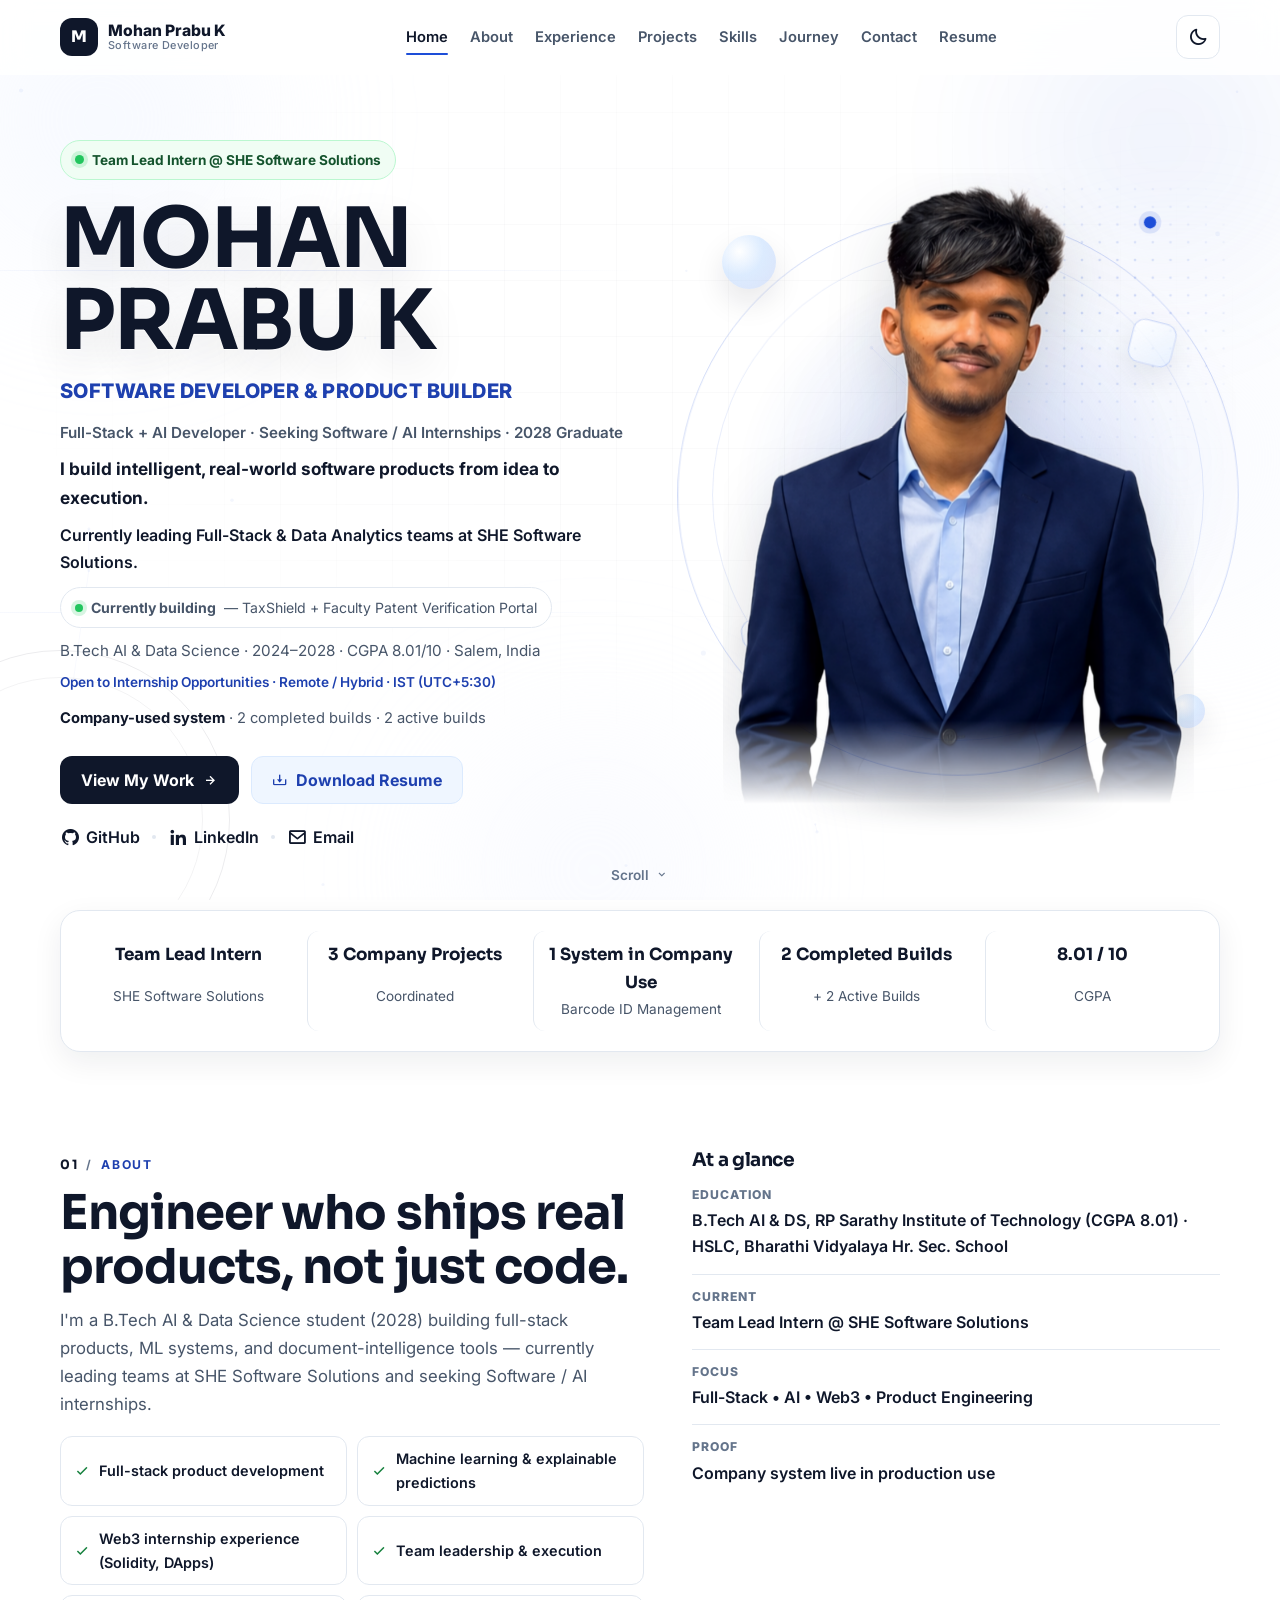
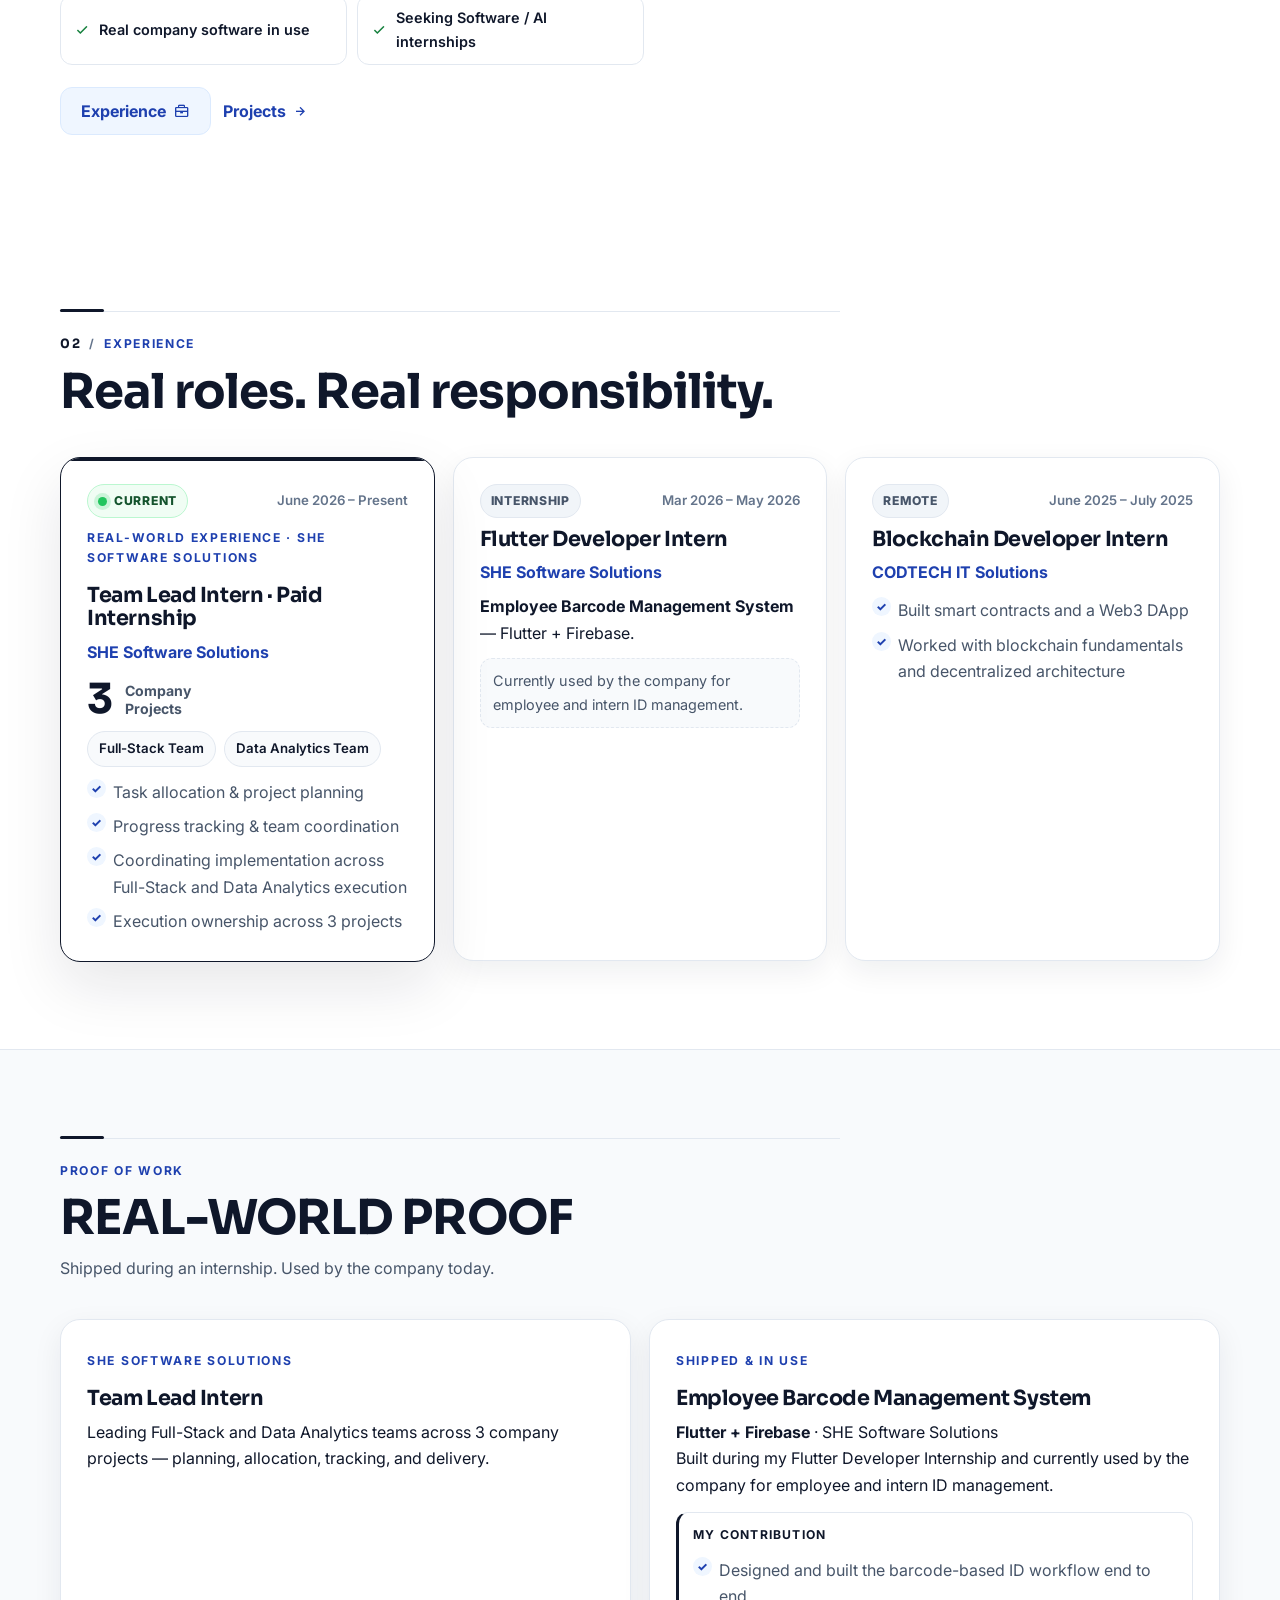
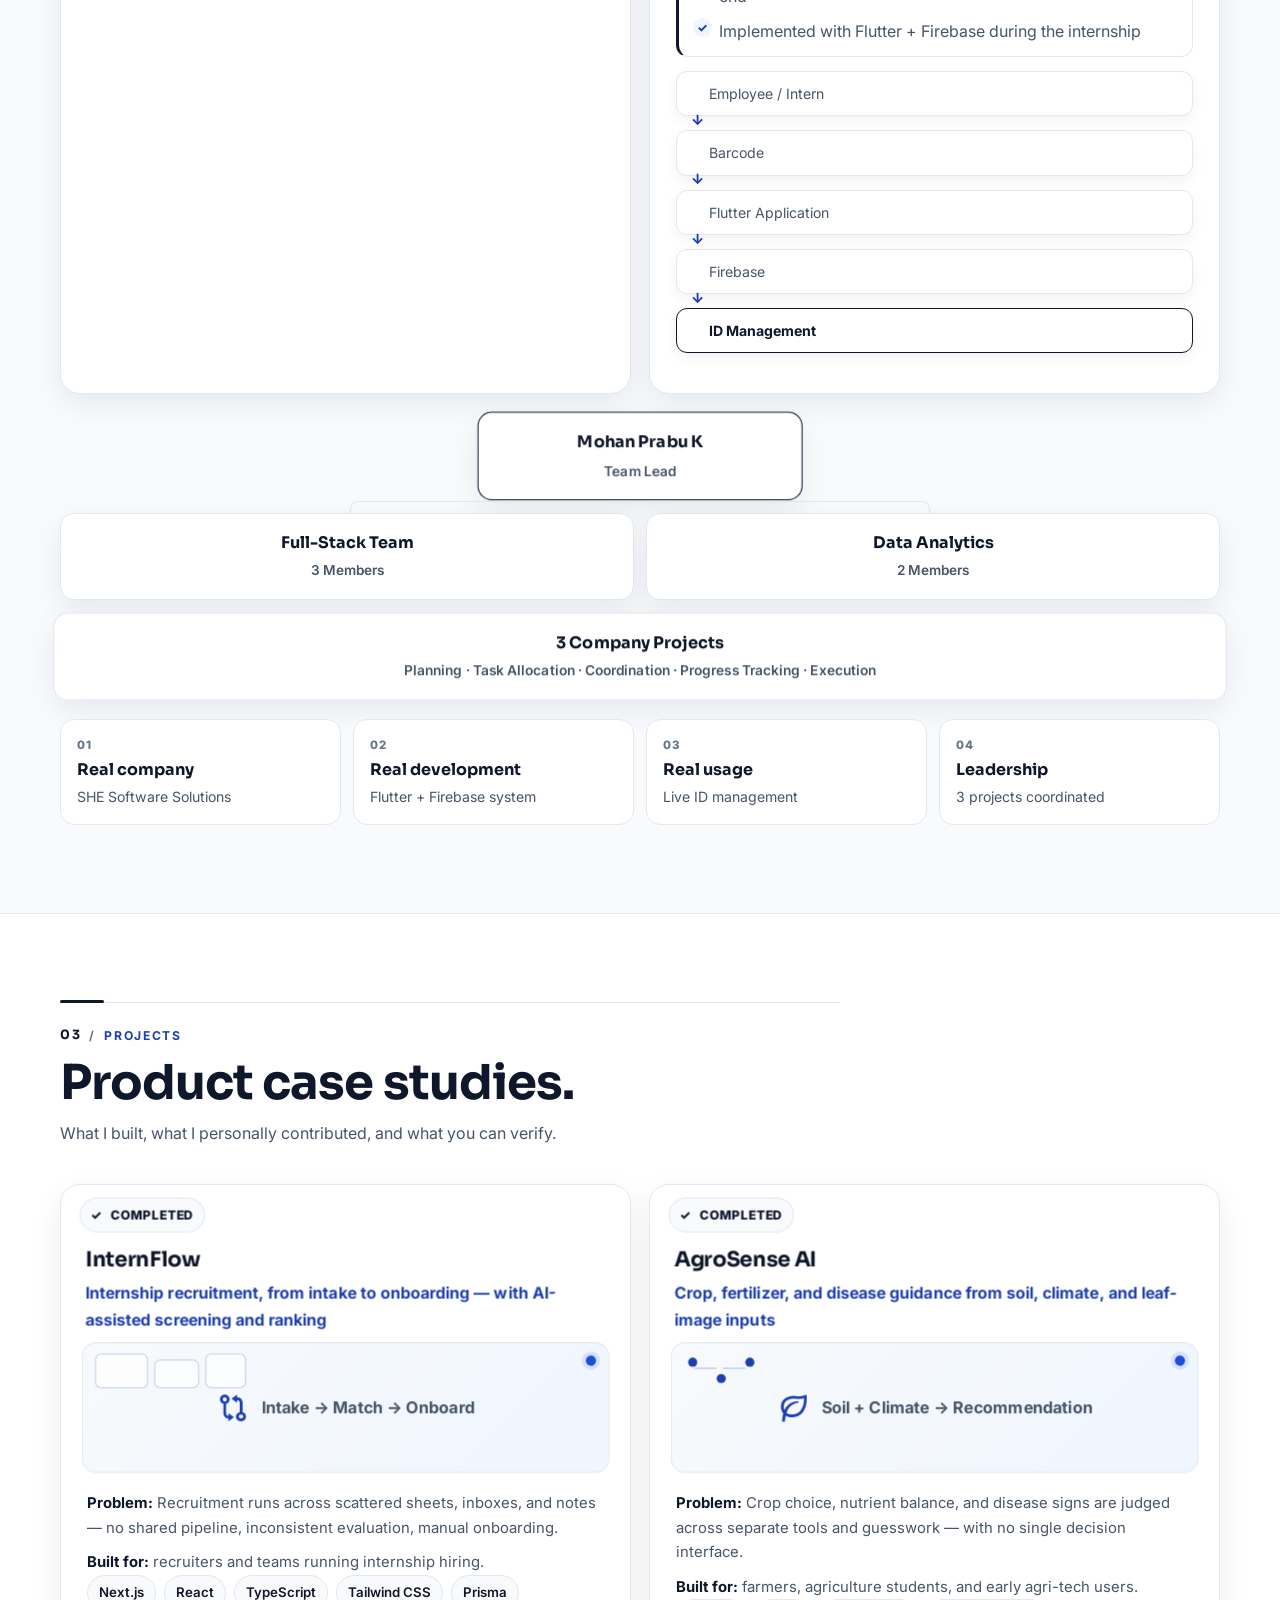
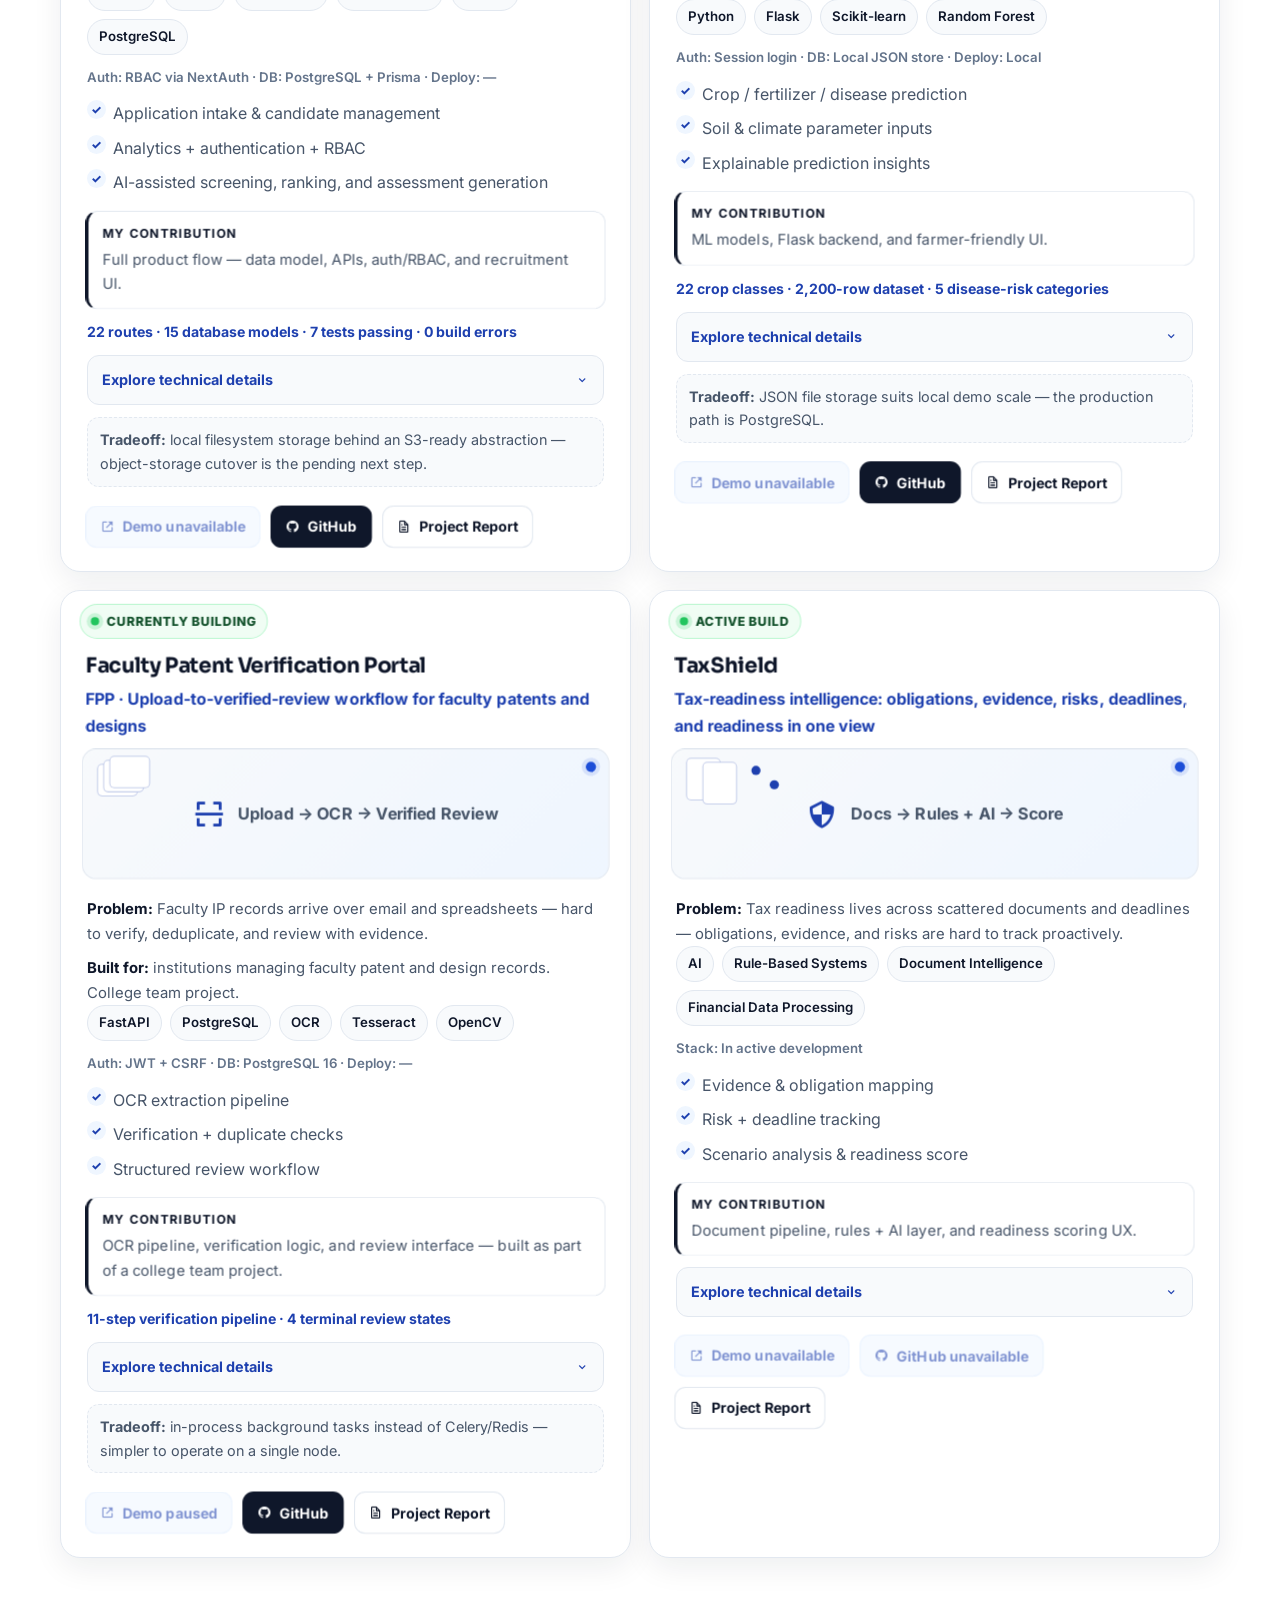
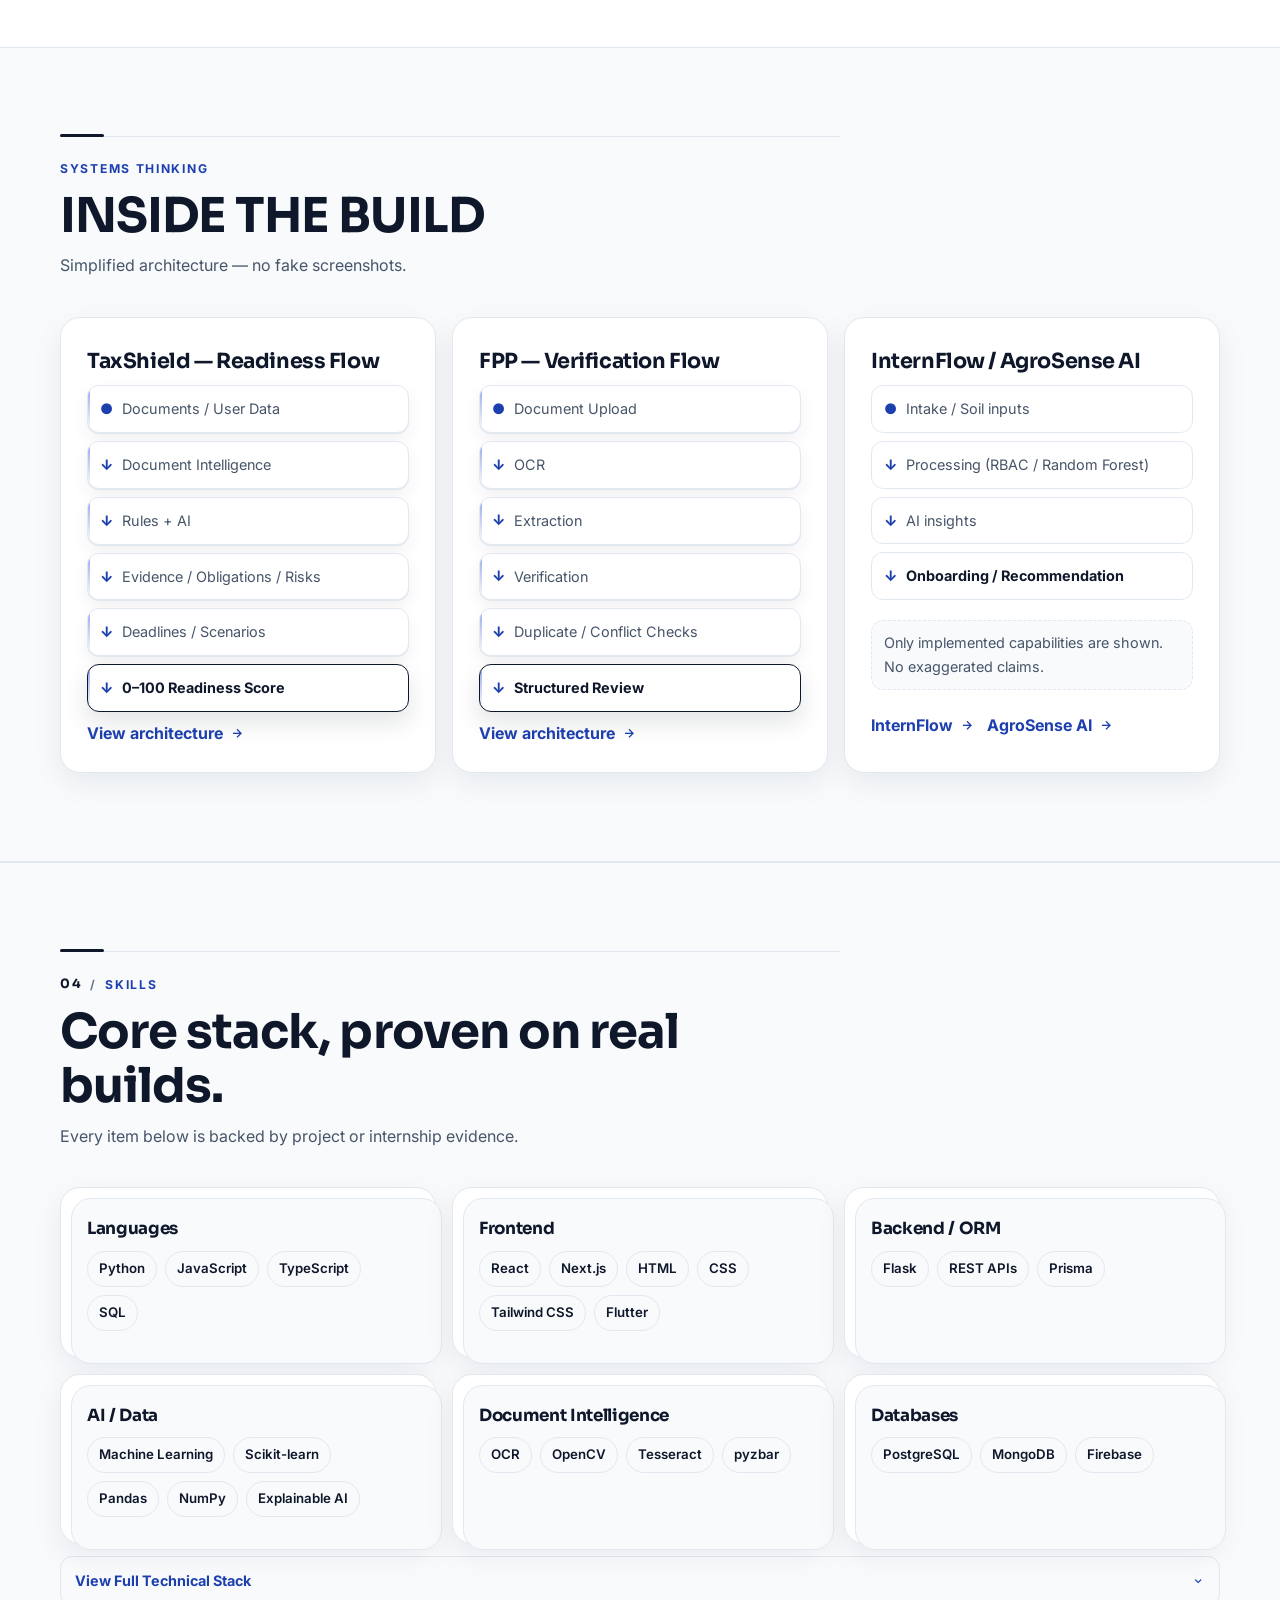
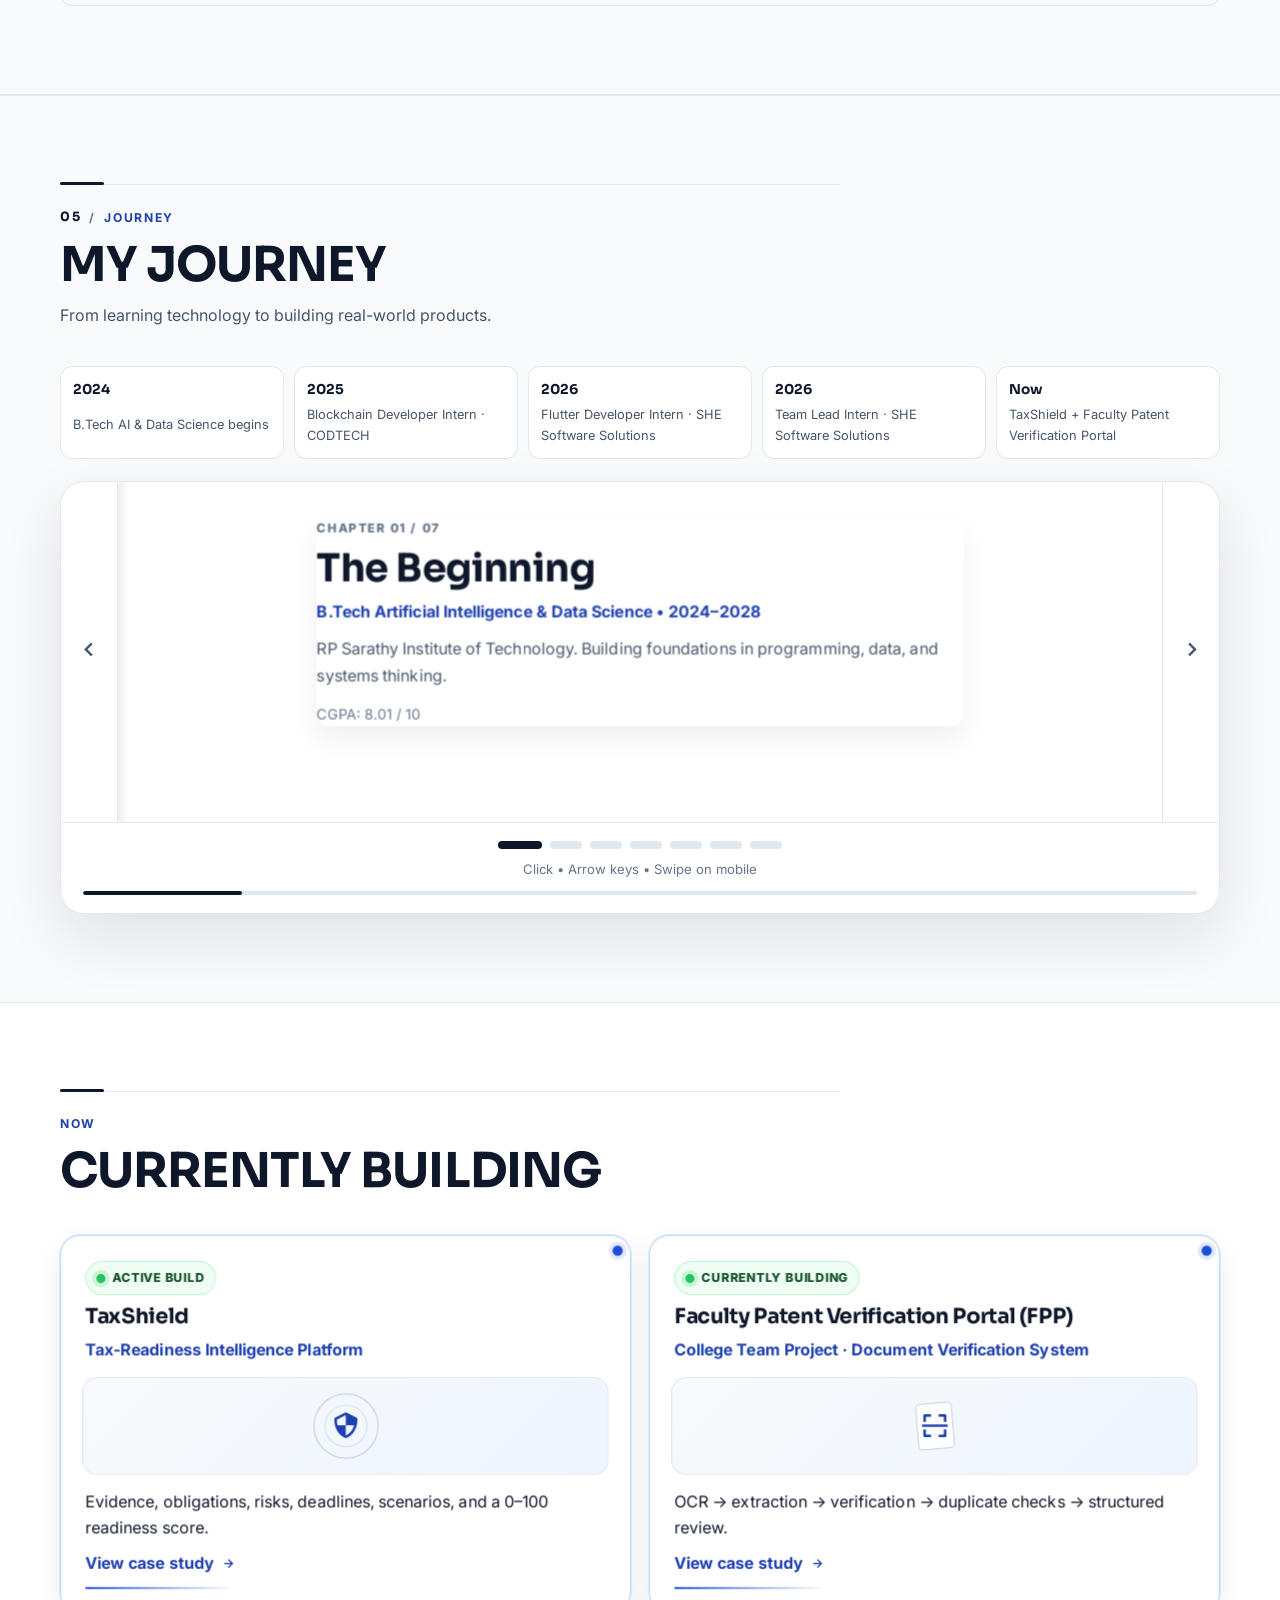
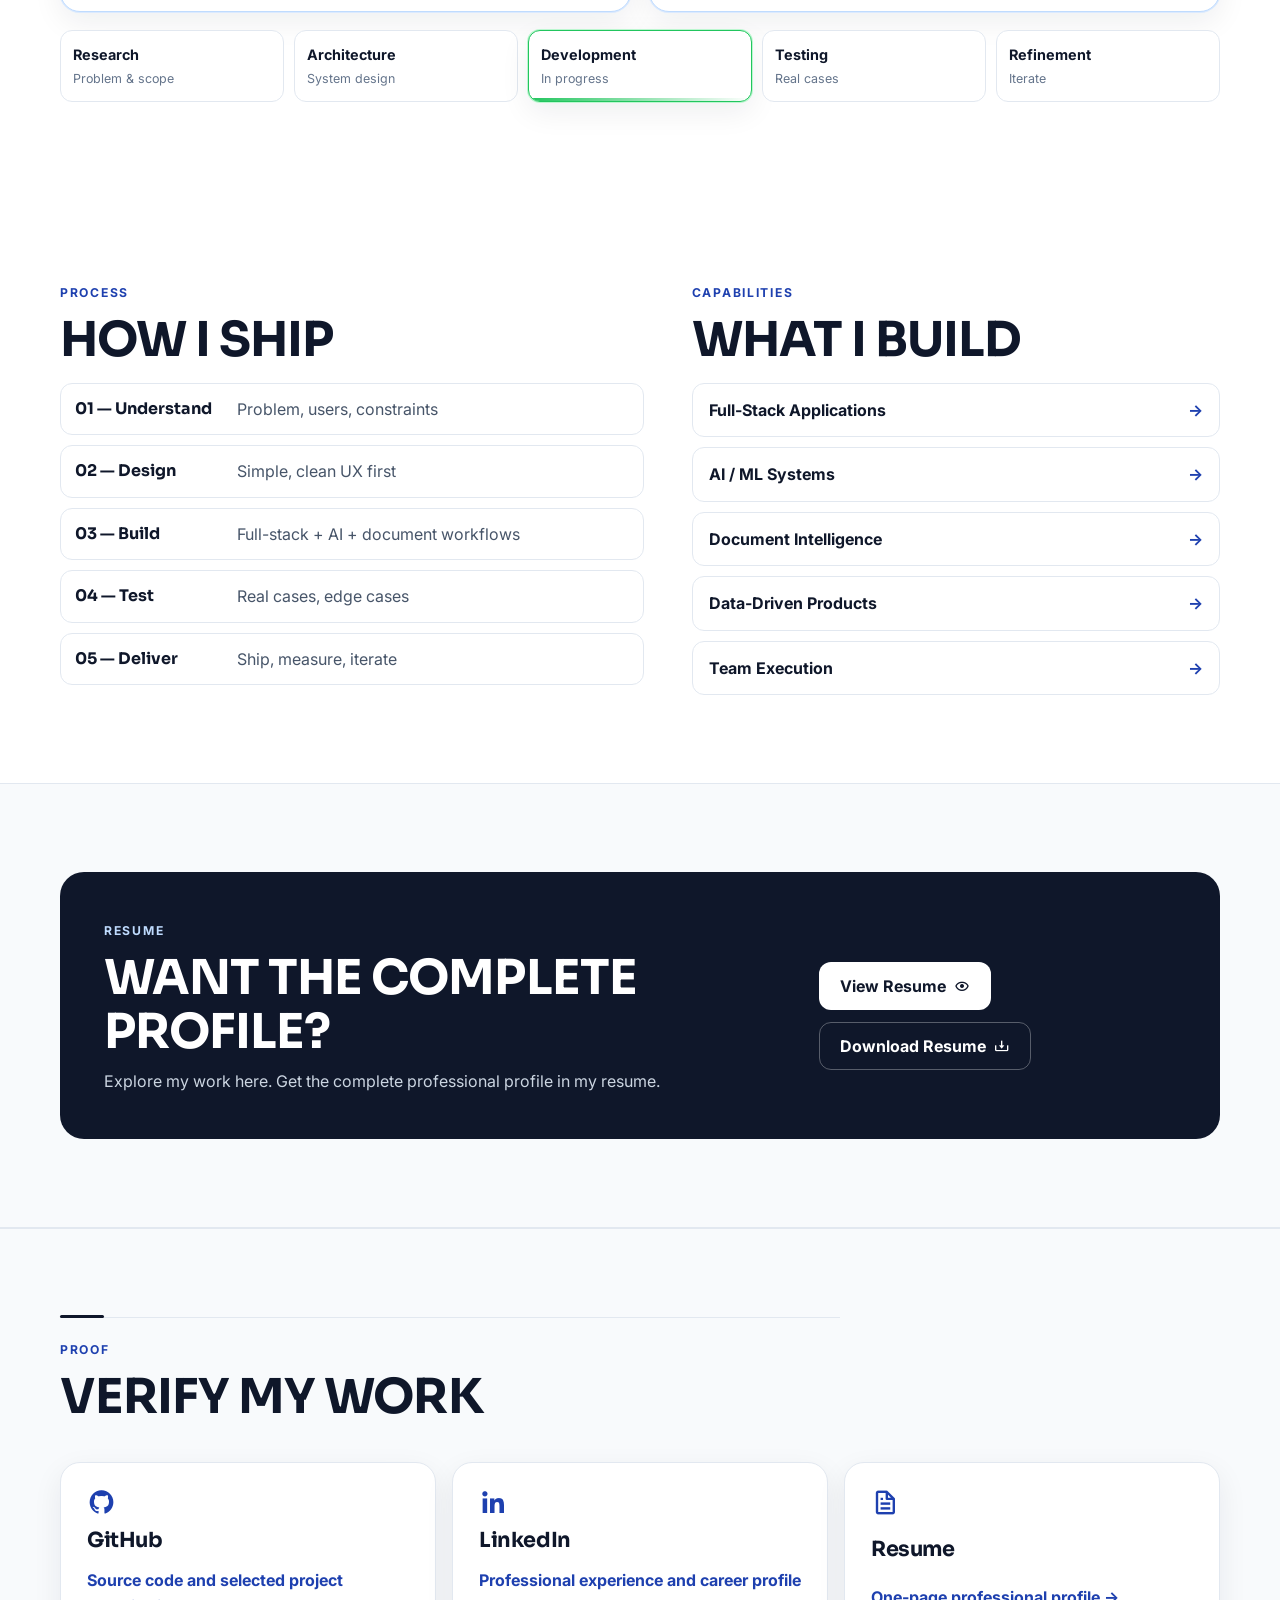
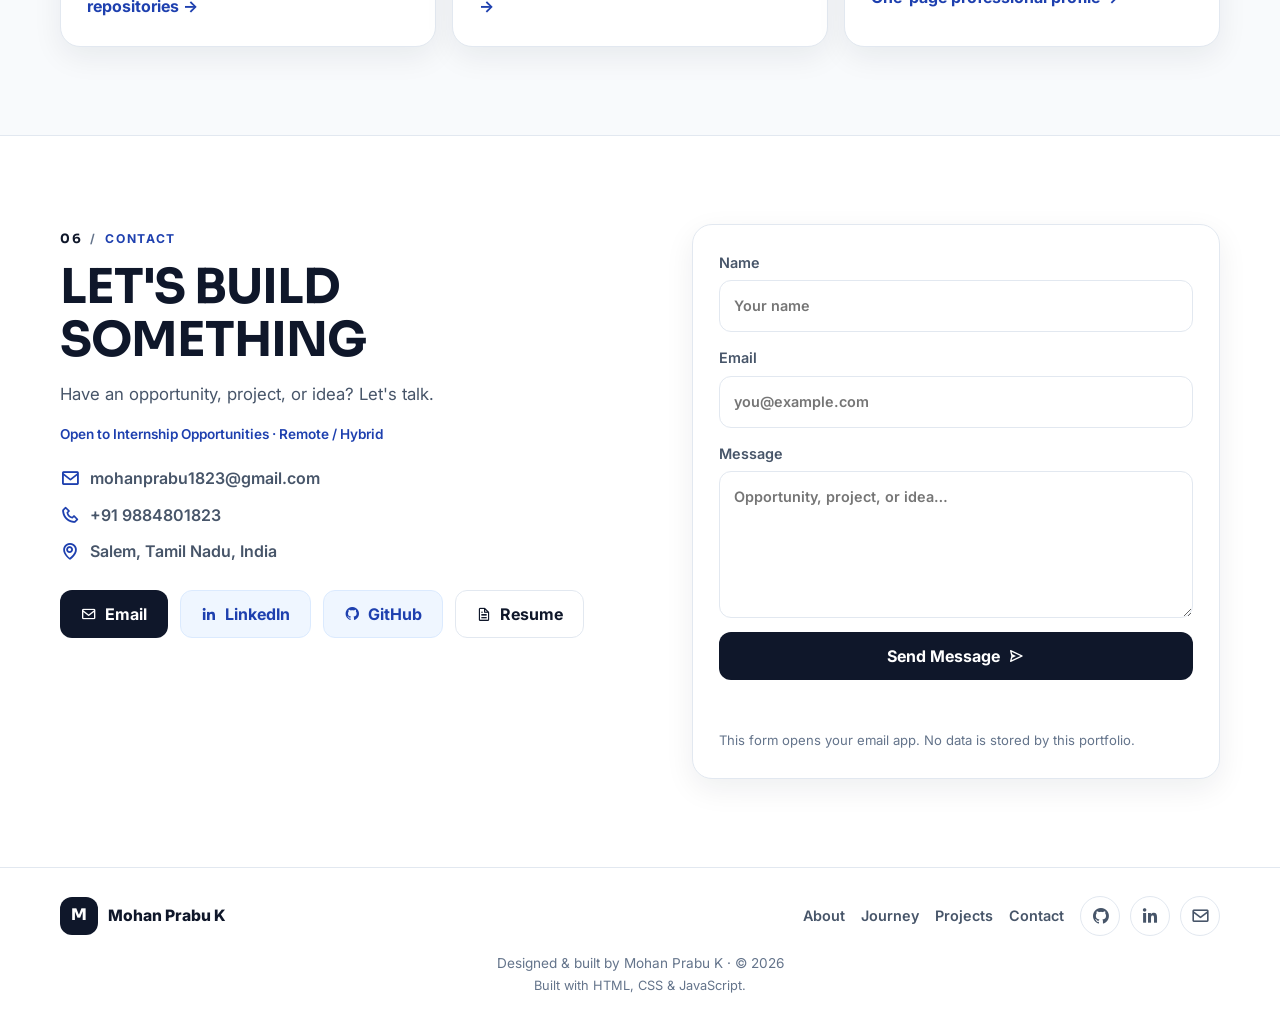
<file: index.html>
﻿<!DOCTYPE html>
<html lang="en">
<head>
  <meta charset="UTF-8">
  <meta name="viewport" content="width=device-width, initial-scale=1.0">
  <meta name="description" content="Mohan Prabu K — Software Developer & Product Builder. Full-Stack + AI Developer seeking software/AI internships. Team Lead Intern @ SHE Software Solutions.">
  <meta name="author" content="Mohan Prabu K">
  <meta name="theme-color" content="#ffffff">
  <meta property="og:title" content="Mohan Prabu K — Software Developer & Product Builder">
  <meta property="og:description" content="I build intelligent, real-world software products from idea to execution. Team Lead Intern @ SHE Software Solutions.">
  <meta property="og:type" content="website">
  <title>Mohan Prabu K | Software Developer & Product Builder</title>
  <link rel="preconnect" href="https://fonts.googleapis.com">
  <link rel="preconnect" href="https://fonts.gstatic.com" crossorigin>
  <link href="https://fonts.googleapis.com/css2?family=Inter:wght@400;500;600;700&family=Sora:wght@600;700;800&display=swap" rel="stylesheet">
  <link href="https://unpkg.com/boxicons@2.1.4/css/boxicons.min.css" rel="stylesheet">
  <link rel="stylesheet" href="style.css">
  <link rel="icon" type="image/png" href="assets/images/mohan-professional-photo.png">
  <script type="application/ld+json">
  {"@context":"https://schema.org","@type":"Person","name":"Mohan Prabu K","jobTitle":"Software Developer & Product Builder","alumniOf":{"@type":"CollegeOrUniversity","name":"R P Sarathy Institute of Technology"},"address":{"@type":"PostalAddress","addressLocality":"Salem","addressRegion":"Tamil Nadu","addressCountry":"IN"},"sameAs":["https://github.com/MohanPrabu018-K","https://www.linkedin.com/in/mohan-prabu-061739325"]}
  </script>
</head>
<body>
  <a class="skip-link" href="#home">Skip to content</a>

  <!-- Subtle ambient white background -->
  <div class="ambient" aria-hidden="true">
    <span class="orb orb--1"></span>
    <span class="orb orb--2"></span>
    <span class="orb orb--3"></span>
    <span class="ambient-line ambient-line--1"></span>
    <span class="ambient-line ambient-line--2"></span>
    <canvas id="ambientCanvas"></canvas>
  </div>

  <div class="scroll-progress" id="scrollProgress" aria-hidden="true"></div>

  <header class="header" id="header">
    <nav class="nav container" aria-label="Main navigation">
      <a href="#home" class="logo" aria-label="Mohan Prabu K — home">
        <span class="logo__mark" aria-hidden="true">M</span>
        <span class="logo__text">Mohan Prabu K<em>Software Developer</em></span>
      </a>
      <div class="nav__menu" id="navMenu">
        <a href="#home" class="nav__link is-active">Home</a>
        <a href="#about" class="nav__link">About</a>
        <a href="#experience" class="nav__link">Experience</a>
        <a href="#projects" class="nav__link">Projects</a>
        <a href="#skills" class="nav__link">Skills</a>
        <a href="#journey" class="nav__link">Journey</a>
        <a href="#contact" class="nav__link">Contact</a>
        <a href="#resume" class="nav__link">Resume</a>
      </div>
      <div class="nav__actions">
        <button class="icon-btn theme-toggle" id="themeToggle" type="button" aria-label="Switch to dark theme" aria-pressed="false" title="Toggle theme"><i class="bx bx-moon" aria-hidden="true"></i></button>
        <button class="icon-btn nav__toggle" id="navToggle" aria-label="Open menu" aria-expanded="false" aria-controls="navMenu"><i class="bx bx-menu" aria-hidden="true"></i></button>
      </div>
    </nav>
  </header>

  <main id="main">
    <!-- HERO -->
    <section class="hero hero--3d" id="home" aria-labelledby="heroTitle">
      <div class="hero__depth" aria-hidden="true">
        <span class="hero__orb"></span>
        <span class="hero__ring"></span>
        <span class="hero__gridlines"></span>
      </div>
      <div class="container hero__grid">
        <div class="hero__content">
          <p class="pill pill--live"><span class="pulse-dot" aria-hidden="true"></span> Team Lead Intern @ SHE Software Solutions</p>
          <h1 id="heroTitle">MOHAN<br>PRABU K</h1>
          <p class="hero__role">Software Developer &amp; Product Builder</p>
          <p class="hero__target">Full-Stack + AI Developer · Seeking Software / AI Internships · 2028 Graduate</p>
          <p class="hero__tagline"><strong>I build intelligent, real-world software products from idea to execution.</strong></p>
          <p class="hero__cred">Currently leading Full-Stack &amp; Data Analytics teams at SHE Software Solutions.</p>
          <p class="hero__building"><span class="pulse-dot pulse-dot--sm" aria-hidden="true"></span> <strong>Currently building</strong> — TaxShield + Faculty Patent Verification Portal</p>
          <p class="hero__meta">B.Tech AI &amp; Data Science · 2024–2028 · CGPA 8.01/10 · Salem, India</p>
          <p class="hero__avail">Open to Internship Opportunities · Remote / Hybrid · IST (UTC+5:30)</p>
          <p class="hero__proof" id="heroProof"></p>
          <div class="hero__buttons">
            <a href="#projects" class="btn btn--primary">View My Work <i class="bx bx-right-arrow-alt" aria-hidden="true"></i></a>
            <a href="assets/resume/Mohan_Prabu_K_Resume.pdf" class="btn btn--secondary" download><i class="bx bx-download" aria-hidden="true"></i> Download Resume</a>
          </div>
          <div class="hero__links">
            <a href="https://github.com/MohanPrabu018-K" target="_blank" rel="noreferrer" class="hero-link"><i class="bx bxl-github" aria-hidden="true"></i> GitHub</a>
            <span class="hero-link__dot" aria-hidden="true"></span>
            <a href="https://www.linkedin.com/in/mohan-prabu-061739325" target="_blank" rel="noreferrer" class="hero-link"><i class="bx bxl-linkedin" aria-hidden="true"></i> LinkedIn</a>
            <span class="hero-link__dot" aria-hidden="true"></span>
            <a href="mailto:mohanprabu1823@gmail.com" class="hero-link"><i class="bx bx-envelope" aria-hidden="true"></i> Email</a>
          </div>
        </div>
        <div class="hero__visual">
          <div class="hero-portrait-scene" id="photoTilt" data-tilt-3d data-tilt-max="5" data-tilt-x="4">
            <div class="hero-portrait-bg" data-px="1" aria-hidden="true"></div>
            <div class="hero-portrait-dots" data-px="1" aria-hidden="true"></div>
            <div class="hero-portrait-glow" data-px="1.5" aria-hidden="true"></div>
            <div class="hero-portrait-orbit" data-px="1.5" aria-hidden="true"><span class="orbit-dot"></span></div>
            <span class="hero-sphere hero-sphere--a" data-px="2" aria-hidden="true"></span>
            <span class="hero-cube hero-cube--a" data-px="2" aria-hidden="true"></span>
            <div class="hero-portrait-cutout" id="photoFrame" data-px="3">
              <img src="assets/images/mohan-professional-cutout.webp" alt="Portrait photograph of Mohan Prabu K" fetchpriority="high" decoding="async">
            </div>
            <span class="hero-sphere hero-sphere--b" data-px="2" aria-hidden="true"></span>
            <span class="hero-cube hero-cube--b" data-px="2" aria-hidden="true"></span>
            <div class="hero-portrait-shadow" id="photoShadow" aria-hidden="true"></div>
            <div class="hero-portrait-detail" data-px="4" aria-hidden="true"></div>
          </div>
        </div>
      </div>
      <a href="#snapshot" class="scroll-hint" aria-label="Scroll to recruiter snapshot">Scroll <i class="bx bx-chevron-down" aria-hidden="true"></i></a>
    </section>

    <!-- RECRUITER SNAPSHOT -->
    <section class="snapshot" id="snapshot" aria-label="Recruiter snapshot">
      <div class="container snapshot__grid snapshot--3d reveal" data-tilt-group>
        <div class="snapshot__item"><strong>Team Lead Intern</strong><span>SHE Software Solutions</span></div>
        <div class="snapshot__item"><strong>3 Company Projects</strong><span>Coordinated</span></div>
        <div class="snapshot__item"><strong>1 System in Company Use</strong><span>Barcode ID Management</span></div>
        <div class="snapshot__item"><strong>2 Completed Builds</strong><span>+ 2 Active Builds</span></div>
        <div class="snapshot__item"><strong>8.01 / 10</strong><span>CGPA</span></div>
      </div>
    </section>

    <!-- ABOUT -->
    <section class="section" id="about" aria-labelledby="aboutTitle">
      <div class="container split">
        <div class="reveal">
          <p class="eyebrow eyebrow--numbered"><span class="sec-num">01</span><span class="sec-sep">/</span> About</p>
          <h2 class="section-title" id="aboutTitle">Engineer who ships real products, not just code.</h2>
          <p class="lead">I'm a B.Tech AI &amp; Data Science student (2028) building full-stack products, ML systems, and document-intelligence tools — currently leading teams at SHE Software Solutions and seeking Software / AI internships.</p>
          <div class="about__points">
            <span><i class="bx bx-check" aria-hidden="true"></i> Full-stack product development</span>
            <span><i class="bx bx-check" aria-hidden="true"></i> Machine learning &amp; explainable predictions</span>
            <span><i class="bx bx-check" aria-hidden="true"></i> Web3 internship experience (Solidity, DApps)</span>
            <span><i class="bx bx-check" aria-hidden="true"></i> Team leadership &amp; execution</span>
            <span><i class="bx bx-check" aria-hidden="true"></i> Real company software in use</span>
            <span><i class="bx bx-check" aria-hidden="true"></i> Seeking Software / AI internships</span>
          </div>
          <div class="inline-actions">
            <a href="#experience" class="btn btn--secondary">Experience <i class="bx bx-briefcase" aria-hidden="true"></i></a>
            <a href="#projects" class="btn btn--link">Projects <i class="bx bx-right-arrow-alt" aria-hidden="true"></i></a>
          </div>
        </div>
        <div class="about__card reveal">
          <h3>At a glance</h3>
          <dl>
            <div><dt>Education</dt><dd>B.Tech AI &amp; DS, RP Sarathy Institute of Technology (CGPA 8.01) · HSLC, Bharathi Vidyalaya Hr. Sec. School</dd></div>
            <div><dt>Current</dt><dd>Team Lead Intern @ SHE Software Solutions</dd></div>
            <div><dt>Focus</dt><dd>Full-Stack • AI • Web3 • Product Engineering</dd></div>
            <div><dt>Proof</dt><dd>Company system live in production use</dd></div>
          </dl>
        </div>
      </div>
    </section>

    <!-- EXPERIENCE -->
    <section class="section" id="experience" aria-labelledby="expTitle">
      <div class="container">
        <div class="section-head reveal">
          <p class="eyebrow eyebrow--numbered"><span class="sec-num">02</span><span class="sec-sep">/</span> Experience</p>
          <h2 class="section-title" id="expTitle">Real roles. Real responsibility.</h2>
        </div>
        <div class="exp-grid">
          <article class="card card--featured card--she reveal" data-tilt-3d data-tilt-max="3">
            <div class="card__top"><span class="status status--current"><span class="pulse-dot" aria-hidden="true"></span> Current</span><span class="card__date">June 2026 – Present</span></div>
            <p class="eyebrow">Real-World Experience · SHE Software Solutions</p>
            <h3>Team Lead Intern · Paid Internship</h3>
            <p class="card__org">SHE Software Solutions</p>
            <div class="she-stat"><strong>3</strong><span>Company<br>Projects</span></div>
            <div class="tags tags--teams"><span>Full-Stack Team</span><span>Data Analytics Team</span></div>
            <ul class="check-list">
              <li>Task allocation &amp; project planning</li>
              <li>Progress tracking &amp; team coordination</li>
              <li>Coordinating implementation across Full-Stack and Data Analytics execution</li>
              <li>Execution ownership across 3 projects</li>
            </ul>
          </article>
          <article class="card reveal">
            <div class="card__top"><span class="status">Internship</span><span class="card__date">Mar 2026 – May 2026</span></div>
            <h3>Flutter Developer Intern</h3>
            <p class="card__org">SHE Software Solutions</p>
            <p><strong>Employee Barcode Management System</strong> — Flutter + Firebase.</p>
            <p class="note">Currently used by the company for employee and intern ID management.</p>
          </article>
          <article class="card reveal">
            <div class="card__top"><span class="status">Remote</span><span class="card__date">June 2025 – July 2025</span></div>
            <h3>Blockchain Developer Intern</h3>
            <p class="card__org">CODTECH IT Solutions</p>
            <ul class="check-list">
              <li>Built smart contracts and a Web3 DApp</li>
              <li>Worked with blockchain fundamentals and decentralized architecture</li>
            </ul>
          </article>
        </div>
      </div>
    </section>

    <!-- REAL WORLD -->
    <section class="section section--tint" id="realworld" aria-labelledby="rwTitle">
      <div class="container">
        <div class="section-head reveal">
          <p class="eyebrow">Proof of Work</p>
          <h2 class="section-title" id="rwTitle">REAL-WORLD PROOF</h2>
          <p class="section-sub">Shipped during an internship. Used by the company today.</p>
        </div>
        <div class="rw-grid">
          <article class="card reveal">
            <p class="eyebrow">SHE Software Solutions</p>
            <h3>Team Lead Intern</h3>
            <p>Leading Full-Stack and Data Analytics teams across 3 company projects — planning, allocation, tracking, and delivery.</p>
          </article>
          <article class="card reveal">
            <p class="eyebrow">Shipped &amp; In Use</p>
            <h3>Employee Barcode Management System</h3>
            <p><strong>Flutter + Firebase</strong> · SHE Software Solutions</p>
            <p>Built during my Flutter Developer Internship and currently used by the company for employee and intern ID management.</p>
            <div class="contrib">
              <h4>My Contribution</h4>
              <ul class="check-list">
                <li>Designed and built the barcode-based ID workflow end to end</li>
                <li>Implemented with Flutter + Firebase during the internship</li>
              </ul>
            </div>
            <ol class="barcode-flow" aria-label="Barcode system flow">
              <li>Employee / Intern</li>
              <li>Barcode</li>
              <li>Flutter Application</li>
              <li>Firebase</li>
              <li><strong>ID Management</strong></li>
            </ol>
          </article>
        </div>
        <div class="orgchart reveal" aria-label="SHE Software Solutions team structure">
          <div class="org-lead" data-depth="14"><strong>Mohan Prabu K</strong><span>Team Lead</span></div>
          <div class="org-split">
            <div class="org-team" data-depth="8"><strong>Full-Stack Team</strong><span>3 Members</span></div>
            <div class="org-team" data-depth="8"><strong>Data Analytics</strong><span>2 Members</span></div>
          </div>
          <div class="org-projects" data-depth="10"><strong>3 Company Projects</strong><span>Planning · Task Allocation · Coordination · Progress Tracking · Execution</span></div>
        </div>
        <ol class="flow-steps reveal" aria-label="How real-world experience flows">
          <li><strong>Real company</strong><span>SHE Software Solutions</span></li>
          <li><strong>Real development</strong><span>Flutter + Firebase system</span></li>
          <li><strong>Real usage</strong><span>Live ID management</span></li>
          <li><strong>Leadership</strong><span>3 projects coordinated</span></li>
        </ol>
      </div>
    </section>

    <!-- PROJECTS -->
    <section class="section" id="projects" aria-labelledby="projectsTitle">
      <div class="container">
        <div class="section-head reveal">
          <p class="eyebrow eyebrow--numbered"><span class="sec-num">03</span><span class="sec-sep">/</span> Projects</p>
          <h2 class="section-title" id="projectsTitle">Product case studies.</h2>
          <p class="section-sub">What I built, what I personally contributed, and what you can verify.</p>
        </div>
        <div class="projects-grid">

          <article class="card project project--3d project--object reveal" id="project-internflow" data-project-card="internflow" data-tilt-3d data-tilt-max="4">
            <p class="status status--done" data-depth="24"><span aria-hidden="true">✓</span> Completed</p>
            <h3 data-depth="6">InternFlow</h3>
            <p class="card__org" data-depth="6">Internship recruitment, from intake to onboarding — with AI-assisted screening and ranking</p>
            <div class="project-visual visual--panels" aria-hidden="true"><span class="pv-panel pv-a"></span><span class="pv-panel pv-b"></span><span class="pv-panel pv-c"></span><i class="bx bx-git-compare"></i><span>Intake → Match → Onboard</span><span class="pv-dot"></span></div>
            <p class="prob"><strong>Problem:</strong> Recruitment runs across scattered sheets, inboxes, and notes — no shared pipeline, inconsistent evaluation, manual onboarding.</p>
            <p class="prob"><strong>Built for:</strong> recruiters and teams running internship hiring.</p>
            <div class="tags"><span>Next.js</span><span>React</span><span>TypeScript</span><span>Tailwind CSS</span><span>Prisma</span><span>PostgreSQL</span></div>
            <p class="meta-line">Auth: RBAC via NextAuth · DB: PostgreSQL + Prisma · Deploy: —</p>
            <ul class="check-list">
              <li>Application intake &amp; candidate management</li>
              <li>Analytics + authentication + RBAC</li>
              <li>AI-assisted screening, ranking, and assessment generation</li>
            </ul>
            <div class="contrib" data-depth="6">
              <h4>My Contribution</h4>
              <p>Full product flow — data model, APIs, auth/RBAC, and recruitment UI.</p>
            </div>
            <p class="metric-line">22 routes · 15 database models · 7 tests passing · 0 build errors</p>
            <details class="tech-details">
              <summary>Explore technical details <i class="bx bx-chevron-down" aria-hidden="true"></i></summary>
              <div class="tech-details__body">
                <p><strong>Architecture</strong><span>Next.js full-stack app with API routes, Prisma ORM layer, and role-gated pages.</span></p>
                <p><strong>Data flow</strong><span>Application intake → validation → PostgreSQL via Prisma → candidate pipeline → analytics → onboarding checklist.</span></p>
                <p><strong>Backend</strong><span>REST-style API routes for applications, candidates, and analytics.</span></p>
                <p><strong>Database</strong><span>PostgreSQL models for users, roles, applications, and onboarding state.</span></p>
                <p><strong>AI</strong><span>AI assists screening, ranking, assessment generation, and recruiter search — it does not make autonomous decisions.</span></p>
                <p><strong>Validation</strong><span>Vitest suite passing; 22-route production build with 0 errors.</span></p>
              </div>
            </details>
            <p class="note"><strong>Tradeoff:</strong> local filesystem storage behind an S3-ready abstraction — object-storage cutover is the pending next step.</p>
            <div class="project__actions" data-depth="6">
              <button class="btn btn--secondary btn--sm" type="button" data-action="live" data-project="internflow"><i class="bx bx-link-external" aria-hidden="true"></i> Live Demo</button>
              <button class="btn btn--primary btn--sm" type="button" data-action="github" data-project="internflow"><i class="bx bxl-github" aria-hidden="true"></i> GitHub</button>
              <button class="btn btn--ghost btn--sm" type="button" data-action="report" data-project="internflow"><i class="bx bx-file" aria-hidden="true"></i> Project Report</button>
            </div>
          </article>

          <article class="card project project--3d project--object reveal" id="project-agrosense" data-project-card="agrosense" data-tilt-3d data-tilt-max="4">
            <p class="status status--done" data-depth="24"><span aria-hidden="true">✓</span> Completed</p>
            <h3 data-depth="6">AgroSense AI</h3>
            <p class="card__org" data-depth="6">Crop, fertilizer, and disease guidance from soil, climate, and leaf-image inputs</p>
            <div class="project-visual visual--nodes" aria-hidden="true"><span class="pv-link pv-l1"></span><span class="pv-link pv-l2"></span><span class="pv-node pv-n1"></span><span class="pv-node pv-n2"></span><span class="pv-node pv-n3"></span><i class="bx bx-leaf"></i><span>Soil + Climate → Recommendation</span><span class="pv-dot"></span></div>
            <p class="prob"><strong>Problem:</strong> Crop choice, nutrient balance, and disease signs are judged across separate tools and guesswork — with no single decision interface.</p>
            <p class="prob"><strong>Built for:</strong> farmers, agriculture students, and early agri-tech users.</p>
            <div class="tags"><span>Python</span><span>Flask</span><span>Scikit-learn</span><span>Random Forest</span></div>
            <p class="meta-line">Auth: Session login · DB: Local JSON store · Deploy: Local</p>
            <ul class="check-list">
              <li>Crop / fertilizer / disease prediction</li>
              <li>Soil &amp; climate parameter inputs</li>
              <li>Explainable prediction insights</li>
            </ul>
            <div class="contrib" data-depth="6">
              <h4>My Contribution</h4>
              <p>ML models, Flask backend, and farmer-friendly UI.</p>
            </div>
            <p class="metric-line">22 crop classes · 2,200-row dataset · 5 disease-risk categories</p>
            <details class="tech-details">
              <summary>Explore technical details <i class="bx bx-chevron-down" aria-hidden="true"></i></summary>
              <div class="tech-details__body">
                <p><strong>Architecture</strong><span>Flask backend serving scikit-learn Random Forest models behind a simple input UI.</span></p>
                <p><strong>Data flow</strong><span>Soil / climate parameters → preprocessing → model inference → explainable insight → recommendation.</span></p>
                <p><strong>Backend</strong><span>Flask routes for prediction, input validation, and result rendering.</span></p>
                <p><strong>Model</strong><span>Random Forest classifiers with feature-importance explanations; evaluation details documented in the project report.</span></p>
                <p><strong>Validation</strong><span>Tested against real soil/climate input cases.</span></p>
              </div>
            </details>
            <p class="note"><strong>Tradeoff:</strong> JSON file storage suits local demo scale — the production path is PostgreSQL.</p>
            <div class="project__actions" data-depth="6">
              <button class="btn btn--secondary btn--sm" type="button" data-action="live" data-project="agrosense"><i class="bx bx-link-external" aria-hidden="true"></i> Live Demo</button>
              <button class="btn btn--primary btn--sm" type="button" data-action="github" data-project="agrosense"><i class="bx bxl-github" aria-hidden="true"></i> GitHub</button>
              <button class="btn btn--ghost btn--sm" type="button" data-action="report" data-project="agrosense"><i class="bx bx-file" aria-hidden="true"></i> Project Report</button>
            </div>
          </article>

          <article class="card project project--3d project--object reveal" id="project-fpp" data-project-card="fpp" data-tilt-3d data-tilt-max="4">
            <p class="status status--current" data-depth="24"><span class="pulse-dot pulse-dot--sm" aria-hidden="true"></span> Currently Building</p>
            <h3 data-depth="6">Faculty Patent Verification Portal</h3>
            <p class="card__org" data-depth="6">FPP · Upload-to-verified-review workflow for faculty patents and designs</p>
            <div class="project-visual visual--stack" aria-hidden="true"><span class="pv-doc pv-a"></span><span class="pv-doc pv-b"></span><span class="pv-doc pv-c"></span><i class="bx bx-scan"></i><span>Upload → OCR → Verified Review</span><span class="pv-dot"></span></div>
            <p class="prob"><strong>Problem:</strong> Faculty IP records arrive over email and spreadsheets — hard to verify, deduplicate, and review with evidence.</p>
            <p class="prob"><strong>Built for:</strong> institutions managing faculty patent and design records. College team project.</p>
            <div class="tags"><span>FastAPI</span><span>PostgreSQL</span><span>OCR</span><span>Tesseract</span><span>OpenCV</span></div>
            <p class="meta-line">Auth: JWT + CSRF · DB: PostgreSQL 16 · Deploy: —</p>
            <ul class="check-list">
              <li>OCR extraction pipeline</li>
              <li>Verification + duplicate checks</li>
              <li>Structured review workflow</li>
            </ul>
            <div class="contrib" data-depth="6">
              <h4>My Contribution</h4>
              <p>OCR pipeline, verification logic, and review interface — built as part of a college team project.</p>
            </div>
            <p class="metric-line">11-step verification pipeline · 4 terminal review states</p>
            <details class="tech-details">
              <summary>Explore technical details <i class="bx bx-chevron-down" aria-hidden="true"></i></summary>
              <div class="tech-details__body">
                <p><strong>Architecture</strong><span>Upload → OCR → extraction → verification → review queue.</span></p>
                <p><strong>Data flow</strong><span>Document upload → Tesseract / OpenCV extraction → field verification → duplicate / conflict checks → structured review.</span></p>
                <p><strong>Backend</strong><span>FastAPI routes with validation, review state, and PostgreSQL persistence.</span></p>
                <p><strong>Processing</strong><span>Image preprocessing, text extraction, and rule-based verification.</span></p>
                <p><strong>Validation</strong><span>In progress — only the flows shown here are claimed.</span></p>
              </div>
            </details>
            <p class="note"><strong>Tradeoff:</strong> in-process background tasks instead of Celery/Redis — simpler to operate on a single node.</p>
            <div class="project__actions" data-depth="6">
              <button class="btn btn--secondary btn--sm" type="button" data-action="live" data-project="fpp"><i class="bx bx-link-external" aria-hidden="true"></i> Live Demo</button>
              <button class="btn btn--primary btn--sm" type="button" data-action="github" data-project="fpp"><i class="bx bxl-github" aria-hidden="true"></i> GitHub</button>
              <button class="btn btn--ghost btn--sm" type="button" data-action="report" data-project="fpp"><i class="bx bx-file" aria-hidden="true"></i> Project Report</button>
            </div>
          </article>

          <article class="card project project--3d project--object reveal" id="project-taxshield" data-project-card="taxshield" data-tilt-3d data-tilt-max="4">
            <p class="status status--current" data-depth="24"><span class="pulse-dot pulse-dot--sm" aria-hidden="true"></span> Active Build</p>
            <h3 data-depth="6">TaxShield</h3>
            <p class="card__org" data-depth="6">Tax-readiness intelligence: obligations, evidence, risks, deadlines, and readiness in one view</p>
            <div class="project-visual visual--docs" aria-hidden="true"><span class="pv-doc pv-a"></span><span class="pv-doc pv-b"></span><span class="pv-node pv-n1"></span><span class="pv-node pv-n2"></span><i class="bx bx-shield-quarter"></i><span>Docs → Rules + AI → Score</span><span class="pv-dot"></span></div>
            <p class="prob"><strong>Problem:</strong> Tax readiness lives across scattered documents and deadlines — obligations, evidence, and risks are hard to track proactively.</p>
            <div class="tags"><span>AI</span><span>Rule-Based Systems</span><span>Document Intelligence</span><span>Financial Data Processing</span></div>
            <p class="meta-line">Stack: In active development</p>
            <ul class="check-list">
              <li>Evidence &amp; obligation mapping</li>
              <li>Risk + deadline tracking</li>
              <li>Scenario analysis &amp; readiness score</li>
            </ul>
            <div class="contrib" data-depth="6">
              <h4>My Contribution</h4>
              <p>Document pipeline, rules + AI layer, and readiness scoring UX.</p>
            </div>
            <details class="tech-details">
              <summary>Explore technical details <i class="bx bx-chevron-down" aria-hidden="true"></i></summary>
              <div class="tech-details__body">
                <p><strong>Architecture</strong><span>Document intake → document intelligence → rules + AI engine → readiness output.</span></p>
                <p><strong>Data flow</strong><span>Documents / user data → extraction → evidence / obligations / risks → deadlines / scenarios → 0–100 score.</span></p>
                <p><strong>Backend</strong><span>Rule checks augmented by AI interpretation over extracted document data.</span></p>
                <p><strong>AI</strong><span>Rule-based intelligence with AI-assisted document analysis — early build, scope evolving with implementation.</span></p>
                <p><strong>Validation</strong><span>In progress — only the flows shown here are claimed.</span></p>
              </div>
            </details>
            <div class="project__actions" data-depth="6">
              <button class="btn btn--secondary btn--sm" type="button" data-action="live" data-project="taxshield"><i class="bx bx-link-external" aria-hidden="true"></i> Live Demo</button>
              <button class="btn btn--secondary btn--sm" type="button" data-action="github" data-project="taxshield"><i class="bx bxl-github" aria-hidden="true"></i> GitHub</button>
              <button class="btn btn--ghost btn--sm" type="button" data-action="report" data-project="taxshield"><i class="bx bx-file" aria-hidden="true"></i> Project Report</button>
            </div>
          </article>

        </div>
      </div>
    </section>

    <!-- INSIDE THE BUILD -->
    <section class="section section--tint" id="inside" aria-labelledby="insideTitle">
      <div class="container">
        <div class="section-head reveal">
          <p class="eyebrow">Systems Thinking</p>
          <h2 class="section-title" id="insideTitle">INSIDE THE BUILD</h2>
          <p class="section-sub">Simplified architecture — no fake screenshots.</p>
        </div>
        <div class="inside-grid">
          <article class="card card--pipe reveal" data-tilt-3d data-tilt-max="2" aria-label="TaxShield workflow">
            <h3>TaxShield — Readiness Flow</h3>
            <ol class="mini-flow mini-flow--animated pipe">
              <li data-depth="8">Documents / User Data</li>
              <li data-depth="10">Document Intelligence</li>
              <li data-depth="12">Rules + AI</li>
              <li data-depth="14">Evidence / Obligations / Risks</li>
              <li data-depth="16">Deadlines / Scenarios</li>
              <li data-depth="18"><strong>0–100 Readiness Score</strong></li>
            </ol>
            <a class="btn btn--link arch-link" href="#project-taxshield">View architecture <i class="bx bx-right-arrow-alt" aria-hidden="true"></i></a>
          </article>
          <article class="card card--pipe reveal" data-tilt-3d data-tilt-max="2" aria-label="FPP workflow">
            <h3>FPP — Verification Flow</h3>
            <ol class="mini-flow mini-flow--animated pipe">
              <li data-depth="8">Document Upload</li>
              <li data-depth="10">OCR</li>
              <li data-depth="12">Extraction</li>
              <li data-depth="14">Verification</li>
              <li data-depth="16">Duplicate / Conflict Checks</li>
              <li data-depth="18"><strong>Structured Review</strong></li>
            </ol>
            <a class="btn btn--link arch-link" href="#project-fpp">View architecture <i class="bx bx-right-arrow-alt" aria-hidden="true"></i></a>
          </article>
          <article class="card reveal" aria-label="InternFlow and AgroSense workflows">
            <h3>InternFlow / AgroSense AI</h3>
            <ol class="mini-flow">
              <li>Intake / Soil inputs</li>
              <li>Processing (RBAC / Random Forest)</li>
              <li>AI insights</li>
              <li><strong>Onboarding / Recommendation</strong></li>
            </ol>
            <p class="note">Only implemented capabilities are shown. No exaggerated claims.</p>
            <div class="inline-actions">
              <a class="btn btn--link arch-link" href="#project-internflow">InternFlow <i class="bx bx-right-arrow-alt" aria-hidden="true"></i></a>
              <a class="btn btn--link arch-link" href="#project-agrosense">AgroSense AI <i class="bx bx-right-arrow-alt" aria-hidden="true"></i></a>
            </div>
          </article>
        </div>
      </div>
    </section>

    <!-- SKILLS -->
    <section class="section section--tint" id="skills" aria-labelledby="skillsTitle">
      <div class="container">
        <div class="section-head reveal">
          <p class="eyebrow eyebrow--numbered"><span class="sec-num">04</span><span class="sec-sep">/</span> Skills</p>
          <h2 class="section-title" id="skillsTitle">Core stack, proven on real builds.</h2>
          <p class="section-sub">Every item below is backed by project or internship evidence.</p>
        </div>
        <div class="skills-grid">
          <article class="card reveal"><h3>Languages</h3><div class="tags"><span>Python</span><span>JavaScript</span><span>TypeScript</span><span>SQL</span></div></article>
          <article class="card reveal"><h3>Frontend</h3><div class="tags"><span>React</span><span>Next.js</span><span>HTML</span><span>CSS</span><span>Tailwind CSS</span><span>Flutter</span></div></article>
          <article class="card reveal"><h3>Backend / ORM</h3><div class="tags"><span>Flask</span><span>REST APIs</span><span>Prisma</span></div></article>
          <article class="card reveal"><h3>AI / Data</h3><div class="tags"><span>Machine Learning</span><span>Scikit-learn</span><span>Pandas</span><span>NumPy</span><span>Explainable AI</span></div></article>
          <article class="card reveal"><h3>Document Intelligence</h3><div class="tags"><span>OCR</span><span>OpenCV</span><span>Tesseract</span><span>pyzbar</span></div></article>
          <article class="card reveal"><h3>Databases</h3><div class="tags"><span>PostgreSQL</span><span>MongoDB</span><span>Firebase</span></div></article>
        </div>
        <details class="tech-details reveal">
          <summary>View Full Technical Stack <i class="bx bx-chevron-down" aria-hidden="true"></i></summary>
          <div class="tech-details__body">
            <p><strong>Languages</strong><span>Python, JavaScript, TypeScript, SQL, HTML, CSS</span></p>
            <p><strong>Frontend</strong><span>React.js, Next.js, Tailwind CSS, Flutter</span></p>
            <p><strong>Backend</strong><span>Flask, REST APIs, Prisma</span></p>
            <p><strong>AI / ML</strong><span>Machine Learning, Scikit-learn, Pandas, NumPy, Explainable AI, Generative AI, LLMs, Agentic AI</span></p>
            <p><strong>Blockchain / Web3</strong><span>Solidity, Smart Contract Development, Web3.js, Polygon, DApps — internship experience</span></p>
            <p><strong>Databases</strong><span>PostgreSQL, MongoDB, Prisma, Firebase</span></p>
            <p><strong>Document Intelligence</strong><span>OCR, OpenCV, Tesseract, pyzbar</span></p>
            <p><strong>Tools &amp; Deployment</strong><span>Git, GitHub, VS Code, Jupyter, Jira, Microsoft Teams, Cloudflare, Vercel, Render</span></p>
            <p><strong>Core &amp; Leadership</strong><span>DSA, OOP, Problem-Solving, Team Management, Project Management, Task Allocation, Team Coordination, Communication</span></p>
          </div>
        </details>
      </div>
    </section>

    <!-- JOURNEY BOOK -->
    <section class="section section--tint" id="journey" aria-labelledby="journeyTitle">
      <div class="container">
        <div class="section-head reveal">
          <p class="eyebrow eyebrow--numbered"><span class="sec-num">05</span><span class="sec-sep">/</span> Journey</p>
          <h2 class="section-title" id="journeyTitle">MY JOURNEY</h2>
          <p class="section-sub">From learning technology to building real-world products.</p>
        </div>
        <ol class="journey-static reveal" aria-label="Journey timeline">
          <li><strong>2024</strong><span>B.Tech AI &amp; Data Science begins</span></li>
          <li><strong>2025</strong><span>Blockchain Developer Intern · CODTECH</span></li>
          <li><strong>2026</strong><span>Flutter Developer Intern · SHE Software Solutions</span></li>
          <li><strong>2026</strong><span>Team Lead Intern · SHE Software Solutions</span></li>
          <li><strong>Now</strong><span>TaxShield + Faculty Patent Verification Portal</span></li>
        </ol>
        <div class="book book--3d reveal" id="book" data-tilt-3d data-tilt-max="2">
          <div class="book__frame">
            <button class="book__nav book__nav--prev" id="bookPrev" type="button" aria-label="Previous chapter"><i class="bx bx-chevron-left" aria-hidden="true"></i></button>
            <div class="book__viewport">
              <div class="book__spine" aria-hidden="true"></div>
              <article class="book__page" id="bookPage" aria-live="polite" aria-atomic="true">
                <p class="book__chapter" id="bookKicker">Chapter 01 / 07</p>
                <p class="book__here" id="bookHere" hidden><span aria-hidden="true">→</span> You are here</p>
                <h3 id="bookTitle">The Beginning</h3>
                <p class="book__role" id="bookRole">B.Tech Artificial Intelligence &amp; Data Science • 2024–2028</p>
                <p class="book__body" id="bookBody">RP Sarathy Institute of Technology. CGPA 8.01/10. Foundation in programming, data, and systems thinking.</p>
                <ul class="book__list" id="bookList"></ul>
                <p class="book__meta" id="bookMeta"></p>
              </article>
            </div>
            <button class="book__nav book__nav--next" id="bookNext" type="button" aria-label="Next chapter"><i class="bx bx-chevron-right" aria-hidden="true"></i></button>
          </div>
          <div class="book__footer">
            <div class="book__mnav" aria-label="Journey chapter navigation">
              <button class="btn btn--secondary btn--sm book__mbtn" id="bookPrevM" type="button" aria-label="Previous chapter"><i class="bx bx-chevron-left" aria-hidden="true"></i> Prev</button>
              <span class="book__counter" id="bookCounter" aria-live="polite">01 / 07</span>
              <button class="btn btn--secondary btn--sm book__mbtn" id="bookNextM" type="button" aria-label="Next chapter">Next <i class="bx bx-chevron-right" aria-hidden="true"></i></button>
            </div>
            <div class="book__dots" id="bookDots" role="tablist" aria-label="Journey chapters"></div>
            <p class="book__hint">Click • Arrow keys • Swipe on mobile</p>
            <div class="book__progress" aria-hidden="true"><span id="bookProgress"></span></div>
          </div>
        </div>
        <noscript>
          <ol>
            <li>Chapter 01 — The Beginning: B.Tech AI &amp; Data Science, 2024–2028, CGPA 8.01/10.</li>
            <li>Chapter 02 — Exploring Blockchain: Blockchain Developer Intern, CODTECH IT Solutions, June 2025 – July 2025.</li>
            <li>Chapter 03 — Building for Industry: Flutter Developer Intern, SHE Software Solutions, March 2026 – May 2026. Employee Barcode Management System, now in company use.</li>
            <li>Chapter 04 — Taking Leadership: Team Lead Intern, SHE Software Solutions, June 2026 – Present. Leading Full-Stack and Data Analytics teams across 3 projects.</li>
            <li>Chapter 05 — Building Products: InternFlow and AgroSense AI, completed.</li>
            <li>Chapter 06 — Current Chapter: TaxShield and Faculty Patent Verification Portal, currently building. You are here.</li>
            <li>Chapter 07 — What's Next: Full-Stack, AI, Web3, product engineering, continuous learning.</li>
          </ol>
        </noscript>
      </div>
    </section>

    <!-- CURRENTLY BUILDING -->
    <section class="section" id="building" aria-labelledby="buildingTitle">
      <div class="container">
        <div class="section-head reveal">
          <p class="eyebrow">Now</p>
          <h2 class="section-title" id="buildingTitle">CURRENTLY BUILDING</h2>
        </div>
        <div class="building-grid">
          <article class="card card--building building-scene reveal" data-btilt>
            <div class="card__top"><span class="status status--current"><span class="pulse-dot" aria-hidden="true"></span> Active Build</span></div>
            <h3>TaxShield</h3>
            <p class="card__org">Tax-Readiness Intelligence Platform</p>
            <div class="building-visual" aria-hidden="true"><i class="bx bx-shield-quarter"></i><span class="bv-ring"></span></div>
            <p>Evidence, obligations, risks, deadlines, scenarios, and a 0–100 readiness score.</p>
            <a class="btn btn--link link--underline" href="#projects" data-goto-project="taxshield">View case study <i class="bx bx-right-arrow-alt" aria-hidden="true"></i></a>
            <span class="building-detail" aria-hidden="true"></span>
          </article>
          <article class="card card--building building-scene reveal" data-btilt>
            <div class="card__top"><span class="status status--current"><span class="pulse-dot" aria-hidden="true"></span> Currently Building</span></div>
            <h3>Faculty Patent Verification Portal (FPP)</h3>
            <p class="card__org">College Team Project · Document Verification System</p>
            <div class="building-visual" aria-hidden="true"><span class="bv-doc"></span><i class="bx bx-scan"></i></div>
            <p>OCR → extraction → verification → duplicate checks → structured review.</p>
            <a class="btn btn--link link--underline" href="#projects" data-goto-project="fpp">View case study <i class="bx bx-right-arrow-alt" aria-hidden="true"></i></a>
            <span class="building-detail" aria-hidden="true"></span>
          </article>
        </div>
        <ol class="dev-timeline reveal" aria-label="Development timeline">
          <li><strong>Research</strong><span>Problem &amp; scope</span></li>
          <li><strong>Architecture</strong><span>System design</span></li>
          <li class="is-active"><strong>Development</strong><span>In progress</span></li>
          <li><strong>Testing</strong><span>Real cases</span></li>
          <li><strong>Refinement</strong><span>Iterate</span></li>
        </ol>
      </div>
    </section>

    <!-- HOW I SHIP -->
    <section class="section" id="ship" aria-labelledby="shipTitle">
      <div class="container split">
        <div class="reveal">
          <p class="eyebrow">Process</p>
          <h2 class="section-title" id="shipTitle">HOW I SHIP</h2>
          <ol class="steps">
            <li><strong>01 — Understand</strong><span>Problem, users, constraints</span></li>
            <li><strong>02 — Design</strong><span>Simple, clean UX first</span></li>
            <li><strong>03 — Build</strong><span>Full-stack + AI + document workflows</span></li>
            <li><strong>04 — Test</strong><span>Real cases, edge cases</span></li>
            <li><strong>05 — Deliver</strong><span>Ship, measure, iterate</span></li>
          </ol>
        </div>
        <div class="reveal">
          <p class="eyebrow">Capabilities</p>
          <h2 class="section-title">WHAT I BUILD</h2>
          <div class="cap-strip">
            <a href="#project-internflow">Full-Stack Applications</a>
            <a href="#project-agrosense">AI / ML Systems</a>
            <a href="#project-fpp">Document Intelligence</a>
            <a href="#project-agrosense">Data-Driven Products</a>
            <a href="#experience">Team Execution</a>
          </div>
        </div>
      </div>
    </section>

    <!-- RESUME -->
    <section class="section section--tint" id="resume" aria-labelledby="resumeTitle">
      <div class="container resume-band reveal">
        <div>
          <p class="eyebrow">Resume</p>
          <h2 class="section-title" id="resumeTitle">WANT THE COMPLETE PROFILE?</h2>
          <p class="section-sub">Explore my work here. Get the complete professional profile in my resume.</p>
        </div>
        <div class="inline-actions">
          <a class="btn btn--primary" href="assets/resume/Mohan_Prabu_K_Resume.pdf" target="_blank" rel="noreferrer">View Resume <i class="bx bx-show" aria-hidden="true"></i></a>
          <a class="btn btn--secondary" href="assets/resume/Mohan_Prabu_K_Resume.pdf" download>Download Resume <i class="bx bx-download" aria-hidden="true"></i></a>
        </div>
      </div>
    </section>

    <!-- VERIFY -->
    <section class="section section--tint" id="verify" aria-labelledby="verifyTitle">
      <div class="container">
        <div class="section-head reveal">
          <p class="eyebrow">Proof</p>
          <h2 class="section-title" id="verifyTitle">VERIFY MY WORK</h2>
        </div>
        <div class="verify-grid">
          <a class="card verify-card reveal" href="https://github.com/MohanPrabu018-K" target="_blank" rel="noreferrer">
            <i class="bx bxl-github" aria-hidden="true"></i><h3>GitHub</h3><p>Source code and selected project repositories →</p>
          </a>
          <a class="card verify-card reveal" href="https://www.linkedin.com/in/mohan-prabu-061739325" target="_blank" rel="noreferrer">
            <i class="bx bxl-linkedin" aria-hidden="true"></i><h3>LinkedIn</h3><p>Professional experience and career profile →</p>
          </a>
          <a class="card verify-card reveal" href="assets/resume/Mohan_Prabu_K_Resume.pdf" target="_blank" rel="noreferrer">
            <i class="bx bx-file" aria-hidden="true"></i><h3>Resume</h3><p>One-page professional profile →</p>
          </a>
        </div>
      </div>
    </section>

    <!-- CONTACT -->
    <section class="section" id="contact" aria-labelledby="contactTitle">
      <div class="container split">
        <div class="reveal">
          <p class="eyebrow eyebrow--numbered"><span class="sec-num">06</span><span class="sec-sep">/</span> Contact</p>
          <h2 class="section-title" id="contactTitle">LET'S BUILD SOMETHING</h2>
          <p class="lead">Have an opportunity, project, or idea? Let's talk.</p>
          <p class="hero__avail">Open to Internship Opportunities · Remote / Hybrid</p>
          <div class="contact-list">
            <a href="mailto:mohanprabu1823@gmail.com"><i class="bx bx-envelope" aria-hidden="true"></i> mohanprabu1823@gmail.com</a>
            <a href="tel:+919884801823"><i class="bx bx-phone" aria-hidden="true"></i> +91 9884801823</a>
            <span><i class="bx bx-map" aria-hidden="true"></i> Salem, Tamil Nadu, India</span>
          </div>
          <div class="hero__buttons">
            <a class="btn btn--primary" href="mailto:mohanprabu1823@gmail.com"><i class="bx bx-envelope" aria-hidden="true"></i> Email</a>
            <a class="btn btn--secondary" href="https://www.linkedin.com/in/mohan-prabu-061739325" target="_blank" rel="noreferrer"><i class="bx bxl-linkedin" aria-hidden="true"></i> LinkedIn</a>
            <a class="btn btn--secondary" href="https://github.com/MohanPrabu018-K" target="_blank" rel="noreferrer"><i class="bx bxl-github" aria-hidden="true"></i> GitHub</a>
            <a class="btn btn--ghost" href="assets/resume/Mohan_Prabu_K_Resume.pdf" download><i class="bx bx-file" aria-hidden="true"></i> Resume</a>
          </div>
        </div>
        <form class="card contact-form reveal" id="contactForm" novalidate aria-label="Contact form">
          <label><span>Name</span><input type="text" name="name" placeholder="Your name" required minlength="2" autocomplete="name"></label>
          <label><span>Email</span><input type="email" name="email" placeholder="you@example.com" required autocomplete="email"></label>
          <label><span>Message</span><textarea name="message" rows="5" placeholder="Opportunity, project, or idea…" required minlength="12"></textarea></label>
          <button type="submit" class="btn btn--primary">Send Message <i class="bx bx-send" aria-hidden="true"></i></button>
          <p class="form-status" id="formStatus" aria-live="polite"></p>
          <p class="form-note">This form opens your email app. No data is stored by this portfolio.</p>
        </form>
      </div>
    </section>
  </main>

  <footer class="footer">
    <div class="container footer__grid">
      <a href="#home" class="logo"><span class="logo__mark" aria-hidden="true">M</span><span class="logo__text">Mohan Prabu K</span></a>
      <nav class="footer__links" aria-label="Footer">
        <a href="#about">About</a><a href="#journey">Journey</a><a href="#projects">Projects</a><a href="#contact">Contact</a>
      </nav>
      <div class="socials">
        <a href="https://github.com/MohanPrabu018-K" target="_blank" rel="noreferrer" aria-label="GitHub"><i class="bx bxl-github" aria-hidden="true"></i></a>
        <a href="https://www.linkedin.com/in/mohan-prabu-061739325" target="_blank" rel="noreferrer" aria-label="LinkedIn"><i class="bx bxl-linkedin" aria-hidden="true"></i></a>
        <a href="mailto:mohanprabu1823@gmail.com" aria-label="Email"><i class="bx bx-envelope" aria-hidden="true"></i></a>
      </div>
      <p>Designed &amp; built by Mohan Prabu K · © 2026<br><span class="footer__built">Built with HTML, CSS &amp; JavaScript.</span></p>
    </div>
  </footer>

  <button class="back-to-top" id="backToTop" type="button" aria-label="Back to top"><i class="bx bx-chevron-up" aria-hidden="true"></i></button>

  <!-- Project report modal -->
  <div class="modal" id="infoModal" aria-hidden="true" role="dialog" aria-modal="true" aria-labelledby="infoTitle">
    <div class="modal__backdrop" data-close-info></div>
    <article class="modal__content">
      <button class="modal__close" type="button" data-close-info aria-label="Close dialog"><i class="bx bx-x" aria-hidden="true"></i></button>
      <div class="modal__body">
        <p class="eyebrow" id="infoKicker">Project</p>
        <h2 id="infoTitle">Unavailable</h2>
        <div id="infoBody"></div>
        <div class="modal__actions">
          <button class="btn btn--primary" type="button" data-close-info>Close</button>
        </div>
      </div>
    </article>
  </div>

  <script src="script.js"></script>
</body>
</html>
</file>
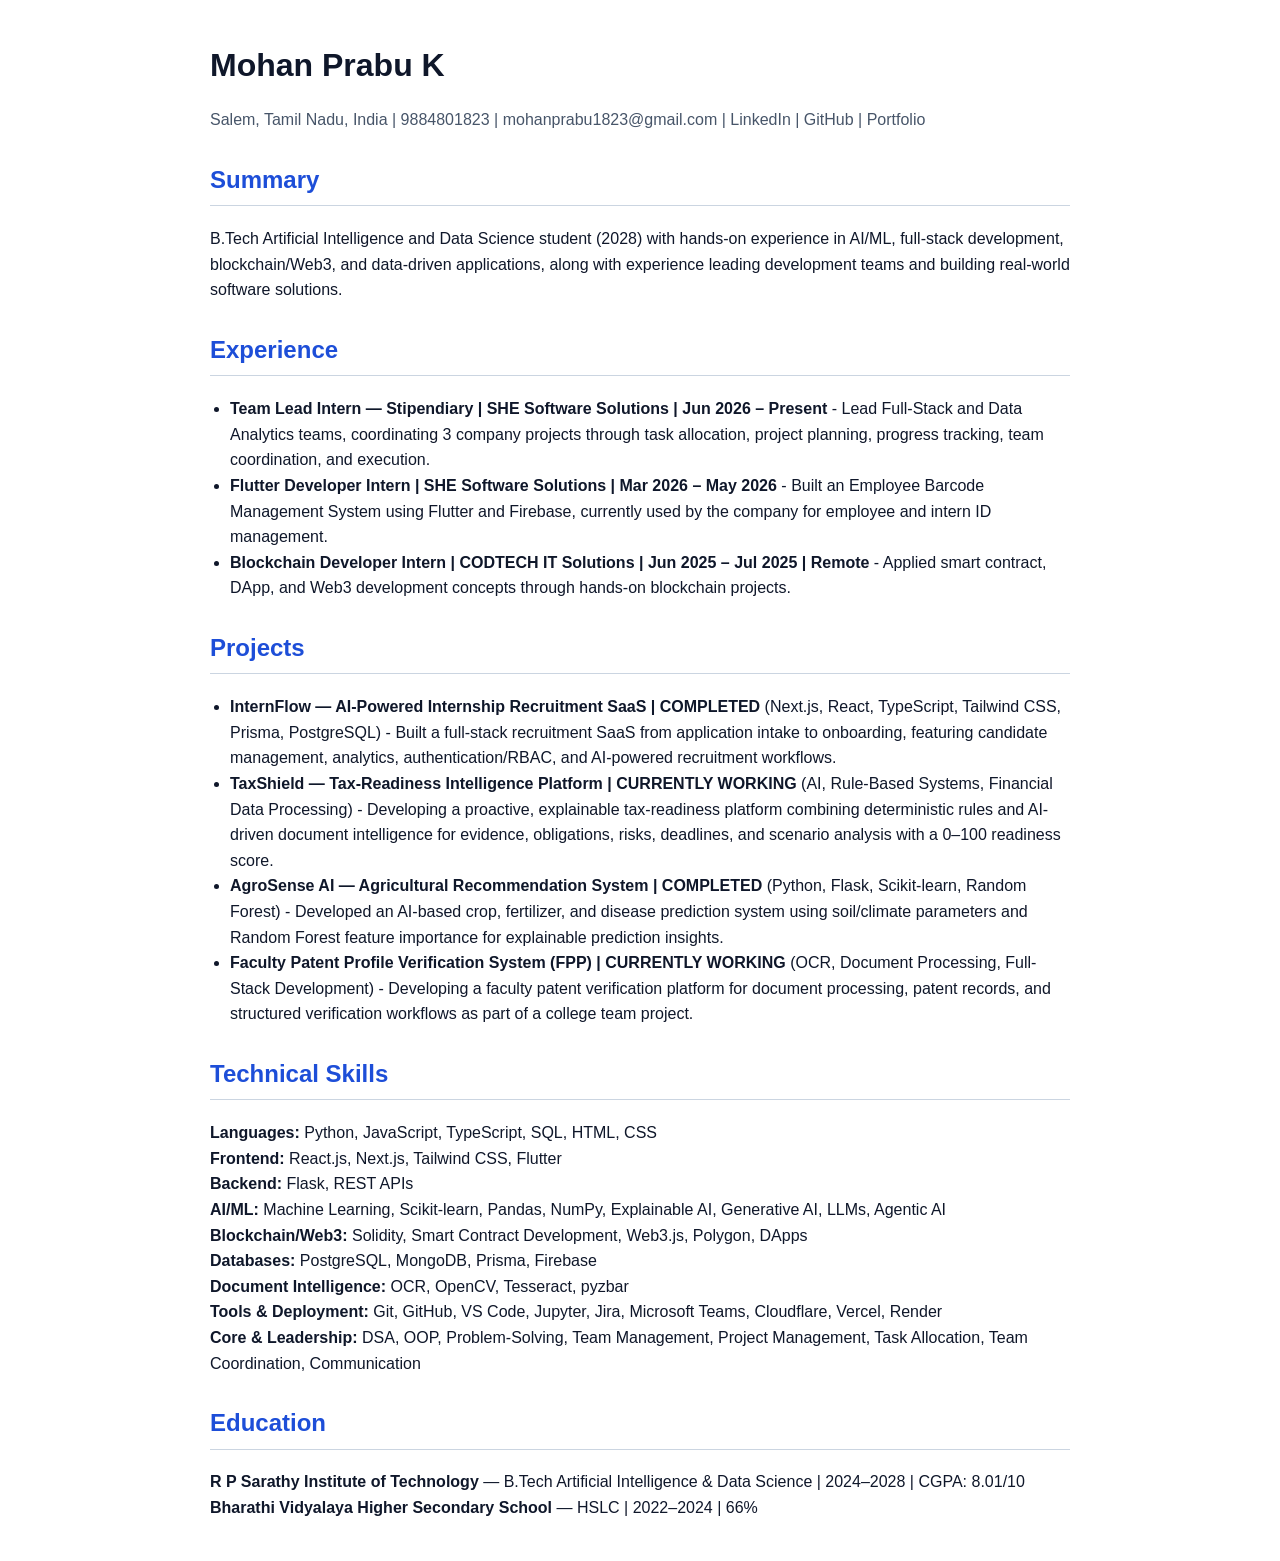
<file: assets/resume/Mohan-Prabu-K-Resume.html>
<!DOCTYPE html>
<html lang="en">
<head>
  <meta charset="UTF-8">
  <meta name="viewport" content="width=device-width, initial-scale=1.0">
  <title>Mohan Prabu K - Resume</title>
  <style>
    body {
      max-width: 860px;
      margin: 40px auto;
      padding: 0 24px;
      color: #0f172a;
      font-family: Arial, sans-serif;
      line-height: 1.6;
    }

    h1 {
      margin-bottom: 4px;
      color: #0f172a;
    }

    h2 {
      margin-top: 28px;
      color: #1d4ed8;
      border-bottom: 1px solid #cbd5e1;
      padding-bottom: 6px;
    }

    .muted {
      color: #475569;
    }

    ul {
      padding-left: 20px;
    }
  </style>
</head>
<body>
  <h1>Mohan Prabu K</h1>
  <p class="muted">Salem, Tamil Nadu, India | 9884801823 | mohanprabu1823@gmail.com | LinkedIn | GitHub | Portfolio</p>

  <h2>Summary</h2>
  <p>B.Tech Artificial Intelligence and Data Science student (2028) with hands-on experience in AI/ML, full-stack development, blockchain/Web3, and data-driven applications, along with experience leading development teams and building real-world software solutions.</p>

  <h2>Experience</h2>
  <ul>
    <li><strong>Team Lead Intern — Stipendiary | SHE Software Solutions | Jun 2026 – Present</strong> - Lead Full-Stack and Data Analytics teams, coordinating 3 company projects through task allocation, project planning, progress tracking, team coordination, and execution.</li>
    <li><strong>Flutter Developer Intern | SHE Software Solutions | Mar 2026 – May 2026</strong> - Built an Employee Barcode Management System using Flutter and Firebase, currently used by the company for employee and intern ID management.</li>
    <li><strong>Blockchain Developer Intern | CODTECH IT Solutions | Jun 2025 – Jul 2025 | Remote</strong> - Applied smart contract, DApp, and Web3 development concepts through hands-on blockchain projects.</li>
  </ul>

  <h2>Projects</h2>
  <ul>
    <li><strong>InternFlow — AI-Powered Internship Recruitment SaaS | COMPLETED</strong> (Next.js, React, TypeScript, Tailwind CSS, Prisma, PostgreSQL) - Built a full-stack recruitment SaaS from application intake to onboarding, featuring candidate management, analytics, authentication/RBAC, and AI-powered recruitment workflows.</li>
    <li><strong>TaxShield — Tax-Readiness Intelligence Platform | CURRENTLY WORKING</strong> (AI, Rule-Based Systems, Financial Data Processing) - Developing a proactive, explainable tax-readiness platform combining deterministic rules and AI-driven document intelligence for evidence, obligations, risks, deadlines, and scenario analysis with a 0–100 readiness score.</li>
    <li><strong>AgroSense AI — Agricultural Recommendation System | COMPLETED</strong> (Python, Flask, Scikit-learn, Random Forest) - Developed an AI-based crop, fertilizer, and disease prediction system using soil/climate parameters and Random Forest feature importance for explainable prediction insights.</li>
    <li><strong>Faculty Patent Profile Verification System (FPP) | CURRENTLY WORKING</strong> (OCR, Document Processing, Full-Stack Development) - Developing a faculty patent verification platform for document processing, patent records, and structured verification workflows as part of a college team project.</li>
  </ul>

  <h2>Technical Skills</h2>
  <p><strong>Languages:</strong> Python, JavaScript, TypeScript, SQL, HTML, CSS<br>
  <strong>Frontend:</strong> React.js, Next.js, Tailwind CSS, Flutter<br>
  <strong>Backend:</strong> Flask, REST APIs<br>
  <strong>AI/ML:</strong> Machine Learning, Scikit-learn, Pandas, NumPy, Explainable AI, Generative AI, LLMs, Agentic AI<br>
  <strong>Blockchain/Web3:</strong> Solidity, Smart Contract Development, Web3.js, Polygon, DApps<br>
  <strong>Databases:</strong> PostgreSQL, MongoDB, Prisma, Firebase<br>
  <strong>Document Intelligence:</strong> OCR, OpenCV, Tesseract, pyzbar<br>
  <strong>Tools &amp; Deployment:</strong> Git, GitHub, VS Code, Jupyter, Jira, Microsoft Teams, Cloudflare, Vercel, Render<br>
  <strong>Core &amp; Leadership:</strong> DSA, OOP, Problem-Solving, Team Management, Project Management, Task Allocation, Team Coordination, Communication</p>

  <h2>Education</h2>
  <p><strong>R P Sarathy Institute of Technology</strong> — B.Tech Artificial Intelligence &amp; Data Science | 2024–2028 | CGPA: 8.01/10<br>
  <strong>Bharathi Vidyalaya Higher Secondary School</strong> — HSLC | 2022–2024 | 66%</p>
</body>
</html>
</file>
<file: style.css>
/* Pure white minimal premium portfolio. Vanilla CSS. */
:root{
  --bg:#ffffff;
  --bg-tint:#f8fafc;
  --surface:#f8fafc;
  --surface-elevated:#ffffff;
  --panel:#ffffff;
  --text:#0f172a;
  --muted:#475569;
  --faint:#64748b;
  --line:#e2e8f0;
  --accent:#1d4ed8;
  --accent-soft:#eff6ff;
  --accent-ink:#1e40af;
  --green:#15803d;
  --green-soft:#f0fdf4;
  --radius:14px;
  --radius-lg:20px;
  --shadow:0 10px 30px rgba(15,23,42,.07);
  --shadow-lg:0 24px 60px rgba(15,23,42,.10);
  --container:min(1160px,calc(100% - 40px));
  --font-body:"Inter",system-ui,-apple-system,"Segoe UI",sans-serif;
  --font-head:"Sora","Inter",system-ui,sans-serif;
  --space-xs:6px;
  --space-sm:10px;
  --space-md:16px;
  --space-lg:24px;
  --space-xl:40px;
  --space-2xl:64px;
  color-scheme:light;
}
/* Professional dark theme — same portfolio, adapted surfaces */
[data-theme="dark"]{
  --bg:#0b1120;
  --bg-tint:#0f1830;
  --surface:#0f1830;
  --surface-elevated:#16213c;
  --panel:#141d33;
  --text:#f1f5f9;
  --muted:#94a3b8;
  --faint:#7d8aa3;
  --line:#24334f;
  --accent:#3b82f6;
  --accent-soft:rgba(59,130,246,.14);
  --accent-ink:#93c5fd;
  --green:#4ade80;
  --green-soft:rgba(34,197,94,.12);
  --shadow:0 10px 30px rgba(0,0,0,.35);
  --shadow-lg:0 24px 60px rgba(0,0,0,.45);
  color-scheme:dark;
}
*{box-sizing:border-box;margin:0;padding:0}
html{scroll-behavior:smooth;scroll-padding-top:90px}
body{
  background:var(--bg);color:var(--text);
  font-family:var(--font-body);line-height:1.65;
  overflow-x:hidden;-webkit-font-smoothing:antialiased;
}
img{max-width:100%;display:block}
a{color:inherit}
h1,h2,h3{font-family:var(--font-head);line-height:1.12;letter-spacing:-.02em}
button,input,textarea{font:inherit}
button{cursor:pointer}
:focus-visible{outline:3px solid rgba(29,78,216,.35);outline-offset:2px;border-radius:8px}
::selection{background:#dbeafe}
.container{width:var(--container);margin-inline:auto}
.section{padding:88px 0;position:relative}
.section--tint{background:var(--bg-tint);border-block:1px solid var(--line)}
.section-head{max-width:780px;margin-bottom:38px}
.section-sub{color:var(--muted);margin-top:10px}
.lead{color:var(--muted);font-size:1.05rem;margin:14px 0}
.eyebrow{display:inline-block;color:var(--accent-ink);font-size:.76rem;font-weight:700;letter-spacing:.14em;text-transform:uppercase;margin-bottom:10px}
.section-title{font-size:clamp(1.9rem,4vw,3rem)}
.skip-link{position:fixed;top:-60px;left:16px;z-index:9999;background:var(--text);color:#fff;padding:10px 16px;border-radius:10px;transition:top .2s}
.skip-link:focus{top:12px;color:#fff}

/* Ambient white background — barely-visible motion */
.ambient{position:fixed;inset:0;z-index:-1;overflow:hidden;background:#fff;pointer-events:none}
.orb{position:absolute;border-radius:50%;filter:blur(70px);opacity:.5}
.orb--1{width:480px;height:480px;left:-140px;top:-120px;background:radial-gradient(circle,#e8efff 0%,transparent 65%);animation:drift1 22s ease-in-out infinite}
.orb--2{width:520px;height:520px;right:-160px;top:22%;background:radial-gradient(circle,#f1f5ff 0%,transparent 65%);animation:drift2 26s ease-in-out infinite}
.orb--3{width:420px;height:420px;left:30%;bottom:-180px;background:radial-gradient(circle,#eef2ff 0%,transparent 65%);animation:drift1 30s ease-in-out infinite reverse}
.ambient-line{position:absolute;height:1px;width:60vw;background:linear-gradient(90deg,transparent,rgba(29,78,216,.10),transparent);animation:lineSlide 18s linear infinite}
.ambient-line--1{top:30%;left:-10vw}
.ambient-line--2{top:68%;left:-10vw;animation-delay:-9s}
#ambientCanvas{position:absolute;inset:0;width:100%;height:100%;opacity:.5}
@keyframes drift1{0%,100%{transform:translate(0,0)}50%{transform:translate(40px,30px)}}
@keyframes drift2{0%,100%{transform:translate(0,0)}50%{transform:translate(-40px,24px)}}
@keyframes lineSlide{from{transform:translateX(-20vw)}to{transform:translateX(40vw)}}

/* Header */
.scroll-progress{position:fixed;top:0;left:0;height:3px;width:0;background:var(--accent);z-index:9999}
.header{position:fixed;inset:0 0 auto 0;z-index:1000;background:rgba(255,255,255,.82);backdrop-filter:blur(14px);border-bottom:1px solid transparent;transition:border-color .25s}
.header.scrolled{border-color:var(--line)}
.nav{min-height:74px;display:flex;align-items:center;justify-content:space-between;gap:16px}
.logo{display:inline-flex;align-items:center;gap:10px;text-decoration:none;font-weight:800}
.logo__mark{width:38px;height:38px;display:grid;place-items:center;border-radius:12px;background:var(--text);color:#fff;font-family:var(--font-head)}
.logo__text{display:grid;line-height:1.1;font-size:.98rem}
.logo__text em{font-style:normal;font-weight:500;font-size:.68rem;color:var(--faint);letter-spacing:.04em}
.nav__menu{display:flex;align-items:center;gap:22px}
.nav__link{text-decoration:none;color:var(--muted);font-weight:600;font-size:.92rem;position:relative}
.nav__link:hover,.nav__link.is-active{color:var(--text)}
.nav__link.is-active::after{content:"";position:absolute;left:0;right:0;bottom:-6px;height:2px;background:var(--accent);border-radius:99px}
.nav__actions{display:flex;align-items:center;gap:10px}
.icon-btn{width:42px;height:42px;display:grid;place-items:center;border:1px solid var(--line);border-radius:12px;background:#fff;color:var(--text);font-size:1.3rem}
.nav__toggle{display:none;width:44px;height:44px}

/* Buttons */
.btn{display:inline-flex;align-items:center;justify-content:center;gap:8px;min-height:48px;padding:0 20px;border-radius:12px;border:1px solid transparent;font-weight:700;text-decoration:none;transition:transform .18s,box-shadow .18s,background .18s,border-color .18s}
.btn--primary{background:var(--text);color:#fff}
.btn--primary:hover{transform:translateY(-2px);box-shadow:var(--shadow-lg)}
.btn--secondary{background:var(--accent-soft);color:var(--accent-ink);border-color:#dbeafe}
.btn--secondary:hover{transform:translateY(-2px);box-shadow:var(--shadow)}
.btn--ghost{background:#fff;border-color:var(--line);color:var(--text)}
.btn--ghost:hover{border-color:var(--text)}
.btn--link{background:none;border:none;min-height:0;padding:0;color:var(--accent-ink);font-weight:700;text-decoration:none;display:inline-flex;align-items:center;gap:6px}
.btn--link:hover{text-decoration:underline}
.btn--sm{min-height:42px;padding:0 14px;font-size:.88rem;border-radius:11px}
.inline-actions{display:flex;gap:12px;flex-wrap:wrap;margin-top:22px}

/* Hero */
.hero{min-height:100svh;display:flex;flex-direction:column;justify-content:center;padding:130px 0 40px;position:relative}
.hero__grid{display:grid;grid-template-columns:1.05fr .95fr;gap:56px;align-items:center}
.pill{display:inline-flex;align-items:center;gap:8px;background:var(--green-soft);border:1px solid #bbf7d0;color:#14532d;font-weight:700;font-size:.85rem;padding:8px 14px;border-radius:999px;margin-bottom:18px}
.pulse-dot{width:9px;height:9px;border-radius:50%;background:#22c55e;box-shadow:0 0 0 4px rgba(34,197,94,.18);animation:pulse 2s infinite}
@keyframes pulse{0%,100%{transform:scale(1)}50%{transform:scale(1.15)}}
.hero__content h1{font-size:clamp(2.8rem,7vw,5.2rem);line-height:.98;letter-spacing:-.015em;text-shadow:0 1px 0 rgba(255,255,255,.9),0 18px 44px rgba(15,23,42,.10)}
.hero__role{margin-top:14px;font-weight:800;color:var(--accent-ink);font-size:clamp(1rem,2.2vw,1.25rem);letter-spacing:.02em;text-transform:uppercase}
.hero__tagline{margin-top:10px;font-size:1.08rem}
.hero__meta{margin-top:10px;color:var(--muted);font-size:.95rem}
.hero__buttons{display:flex;gap:12px;flex-wrap:wrap;margin-top:26px}
.hero__links{display:flex;align-items:center;gap:12px;flex-wrap:wrap;margin-top:20px}
.hero-link{display:inline-flex;align-items:center;gap:6px;text-decoration:none;font-weight:600;color:var(--text)}
.hero-link i{font-size:1.25rem}
.hero-link:hover{color:var(--accent-ink)}
.hero-link__dot{width:4px;height:4px;border-radius:50%;background:var(--line)}
.hero__visual{display:grid;gap:12px;justify-items:center;animation:heroFloat 8s ease-in-out infinite}
@keyframes heroFloat{0%,100%{transform:translateY(0)}50%{transform:translateY(-5px)}}
/* Borderless editorial portrait scene (replaces the old boxed photo frame) */
.hero-portrait-scene{position:relative;width:100%;height:clamp(560px,74vh,740px);display:grid;place-items:center;perspective:1200px;isolation:isolate}
.hero-portrait-scene [data-px]{transition:translate .35s ease-out}
.hero-portrait-bg{position:absolute;inset:4% -4%;background:radial-gradient(ellipse 62% 56% at 60% 46%,rgba(29,78,216,.08),transparent 70%);transform:translateZ(-20px)}
.hero-portrait-dots{position:absolute;top:2%;right:-2%;width:min(300px,62%);height:46%;background-image:radial-gradient(circle,rgba(29,78,216,.32) 1.5px,transparent 1.6px);background-size:18px 18px;mask-image:radial-gradient(ellipse 72% 72% at 60% 42%,#000 18%,transparent 76%);-webkit-mask-image:radial-gradient(ellipse 72% 72% at 60% 42%,#000 18%,transparent 76%);opacity:.55;transform:translateZ(-20px)}
.hero-portrait-glow{position:absolute;width:min(500px,94%);aspect-ratio:1/1;border-radius:50%;background:radial-gradient(circle,rgba(29,78,216,.14),transparent 65%);filter:blur(6px);transform:translateZ(-10px)}
.hero-portrait-orbit{position:absolute;width:min(580px,108%);aspect-ratio:1/1;border:1px solid rgba(29,78,216,.20);border-radius:50%;transform:translateZ(-10px);animation:orbitSpin 48s linear infinite}
.hero-portrait-orbit::after{content:"";position:absolute;inset:34px;border:1px solid rgba(29,78,216,.10);border-radius:50%}
.orbit-dot{position:absolute;top:4%;left:50%;width:9px;height:9px;margin-left:-4.5px;border-radius:50%;background:var(--accent);box-shadow:0 0 0 4px rgba(29,78,216,.12)}
@keyframes orbitSpin{to{transform:translateZ(-10px) rotate(360deg)}}
.hero-sphere{position:absolute;border-radius:50%;background:radial-gradient(circle at 32% 30%,rgba(255,255,255,.95),rgba(191,219,254,.55) 46%,rgba(29,78,216,.16));box-shadow:0 14px 30px rgba(15,23,42,.10)}
.hero-sphere--a{width:54px;height:54px;top:11%;left:5%}
.hero-sphere--b{width:34px;height:34px;bottom:15%;right:3%}
.hero-cube{position:absolute;border-radius:12px;background:linear-gradient(135deg,rgba(255,255,255,.9),rgba(219,234,254,.5));border:1px solid rgba(29,78,216,.20);box-shadow:0 12px 26px rgba(15,23,42,.08)}
.hero-cube--a{width:44px;height:44px;top:24%;right:9%;transform:translateZ(8px) rotate(14deg)}
.hero-cube--b{width:30px;height:30px;bottom:27%;left:9%;transform:translateZ(8px) rotate(-10deg)}
.hero-portrait-cutout{position:relative;z-index:2;transform:translateZ(15px)}
.hero-portrait-cutout img{display:block;height:clamp(520px,70vh,700px);width:auto;max-width:92vw;object-fit:contain;filter:drop-shadow(0 26px 30px rgba(15,23,42,.16));mask-image:linear-gradient(to bottom,#000 86%,transparent 99%);-webkit-mask-image:linear-gradient(to bottom,#000 86%,transparent 99%)}
.hero-portrait-shadow{position:absolute;bottom:1%;left:18%;width:64%;height:46px;background:radial-gradient(ellipse,rgba(15,23,42,.20),transparent 70%);filter:blur(10px);transition:transform .3s ease,opacity .3s ease}
.hero-portrait-detail{position:absolute;top:9%;right:13%;width:12px;height:12px;border-radius:50%;background:var(--accent);box-shadow:0 0 0 5px rgba(29,78,216,.12);transform:translateZ(25px)}
.photo-caption{color:var(--faint);font-size:.85rem;text-align:center}
.scroll-hint{position:absolute;left:50%;bottom:14px;transform:translateX(-50%);display:inline-flex;align-items:center;gap:6px;color:var(--faint);text-decoration:none;font-size:.85rem;font-weight:600}
.scroll-hint i{animation:bounce 1.8s infinite}
@keyframes bounce{0%,100%{transform:translateY(0)}50%{transform:translateY(5px)}}

/* Snapshot */
.snapshot{padding:10px 0 10px}
.snapshot__grid{display:grid;grid-template-columns:repeat(5,1fr);gap:12px;background:#fff;border:1px solid var(--line);border-radius:var(--radius-lg);box-shadow:var(--shadow);padding:20px}
.snapshot__item{display:grid;gap:2px;text-align:center;padding:10px;border-radius:12px}
.snapshot__item + .snapshot__item{border-left:1px solid var(--line)}
.snapshot__item strong{font-family:var(--font-head);font-size:1.05rem}
.snapshot__item span{color:var(--muted);font-size:.85rem}

/* Cards */
.split{display:grid;grid-template-columns:1.05fr .95fr;gap:48px;align-items:start}
.card{background:var(--panel);border:1px solid var(--line);border-radius:var(--radius-lg);box-shadow:var(--shadow);padding:26px;transition:transform .2s,box-shadow .2s}
.card:hover{transform:translateY(-3px);box-shadow:var(--shadow-lg)}
.card h3{font-size:1.3rem;margin:6px 0 8px}
.card__org{color:var(--accent-ink);font-weight:700;margin-bottom:8px}
.card__top{display:flex;align-items:center;justify-content:space-between;gap:10px;margin-bottom:10px;flex-wrap:wrap}
.card__date{color:var(--faint);font-size:.83rem;font-weight:600}
.card--featured{border-color:#0f172a;box-shadow:var(--shadow-lg)}
.status{display:inline-flex;align-items:center;gap:7px;font-size:.76rem;font-weight:800;letter-spacing:.06em;text-transform:uppercase;background:#f1f5f9;border:1px solid var(--line);color:var(--muted);padding:6px 10px;border-radius:999px}
.status--current{background:var(--green-soft);border-color:#bbf7d0;color:#14532d}
.note{background:var(--bg-tint);border:1px dashed var(--line);border-radius:12px;padding:10px 12px;color:var(--muted);font-size:.9rem;margin-top:12px}
.check-list{list-style:none;display:grid;gap:8px;margin-top:12px;color:var(--muted)}
.check-list li{position:relative;padding-left:26px}
.check-list li::before{content:"✓";position:absolute;left:0;top:0;width:19px;height:19px;display:grid;place-items:center;background:var(--accent-soft);color:var(--accent-ink);border-radius:50%;font-size:.75rem;font-weight:800}
.exp-grid{display:grid;grid-template-columns:1fr 1fr 1fr;gap:18px}
.about__points{display:grid;grid-template-columns:1fr 1fr;gap:10px;margin:18px 0}
.about__points span{display:inline-flex;align-items:center;gap:8px;background:#fff;border:1px solid var(--line);border-radius:12px;padding:10px 12px;font-size:.9rem;font-weight:600}
.about__points i{color:var(--green);font-size:1.1rem}
.about__card dl{display:grid;gap:14px;margin-top:14px}
.about__card dl>div{display:grid;gap:2px;padding-top:12px;border-top:1px solid var(--line)}
.about__card dl>div:first-child{border-top:none;padding-top:0}
.about__card dt{font-size:.76rem;font-weight:800;letter-spacing:.08em;text-transform:uppercase;color:var(--faint)}
.about__card dd{color:var(--text);font-weight:600}

/* Book */
.book{background:#fff;border:1px solid var(--line);border-radius:24px;box-shadow:var(--shadow-lg);overflow:hidden}
.book__frame{display:grid;grid-template-columns:56px 1fr 56px;align-items:stretch;min-height:340px}
.book__nav{border:none;background:transparent;font-size:1.8rem;color:var(--muted)}
.book__nav:hover{color:var(--text);background:var(--bg-tint)}
.book__viewport{padding:38px clamp(20px,5vw,56px);border-left:1px solid var(--line);border-right:1px solid var(--line);perspective:1200px}
.book__page{max-width:640px;margin-inline:auto;transform-origin:left center}
.book__page.turning{animation:pageTurn .45s ease}
@keyframes pageTurn{0%{opacity:.2;transform:rotateY(-14deg) translateX(14px)}100%{opacity:1;transform:none}}
.book__chapter{color:var(--faint);font-weight:800;letter-spacing:.12em;font-size:.76rem;text-transform:uppercase}
.book__page h3{font-size:clamp(1.6rem,3.4vw,2.4rem);margin:8px 0}
.book__role{color:var(--accent-ink);font-weight:700}
.book__body{color:var(--muted);margin-top:10px}
.book__list{margin:14px 0 0 18px;color:var(--muted)}
.book__meta{margin-top:14px;font-size:.88rem;color:var(--faint)}
.book__footer{padding:18px 22px;border-top:1px solid var(--line);display:grid;gap:10px}
.book__dots{display:flex;gap:8px;flex-wrap:wrap;justify-content:center}
.book__dots button{width:32px;height:8px;border-radius:99px;border:none;background:var(--line)}
.book__dots button[aria-selected="true"]{background:var(--text);width:44px}
.book__hint{text-align:center;color:var(--faint);font-size:.82rem}
.book__progress{height:4px;background:var(--line);border-radius:99px;overflow:hidden}
.book__progress span{display:block;height:100%;width:14%;background:var(--text);border-radius:inherit;transition:width .3s}
/* Mobile labeled controls: hidden on desktop, replace side arrows on touch */
.book__mnav{display:none}
.book__mbtn{min-height:44px;font-size:.9rem}
.book__counter{font-weight:800;font-size:.9rem;letter-spacing:.08em;color:var(--muted);white-space:nowrap}

/* Real world flow */
.rw-grid{display:grid;grid-template-columns:1fr 1fr;gap:18px}
.flow-steps{list-style:none;display:grid;grid-template-columns:repeat(4,1fr);gap:12px;margin-top:20px;counter-reset:step}
.flow-steps li{background:#fff;border:1px solid var(--line);border-radius:14px;padding:16px;display:grid;gap:2px;position:relative}
.flow-steps li::before{counter-increment:step;content:"0" counter(step);font-size:.72rem;font-weight:800;letter-spacing:.08em;color:var(--faint)}
.flow-steps strong{font-family:var(--font-head)}
.flow-steps span{color:var(--muted);font-size:.88rem}
.building-grid{display:grid;grid-template-columns:1fr 1fr;gap:18px}

/* Skills */
.skills-grid{display:grid;grid-template-columns:repeat(3,1fr);gap:16px}
.skills-grid h3{font-size:1.05rem;margin-bottom:12px}
.tags{display:flex;flex-wrap:wrap;gap:8px}
.tags span{background:var(--bg-tint);border:1px solid var(--line);border-radius:999px;padding:6px 11px;font-size:.83rem;font-weight:600;color:var(--text)}

/* Projects */
.projects-grid{display:grid;grid-template-columns:1fr 1fr;gap:18px}
.project-visual{display:flex;align-items:center;gap:12px;background:linear-gradient(135deg,#f8fafc,#eff6ff);border:1px solid var(--line);border-radius:14px;padding:16px;margin:14px 0}
.project-visual i{font-size:2rem;color:var(--accent-ink)}
.project-visual span{font-weight:700;color:var(--muted)}
.project__actions{display:flex;gap:10px;flex-wrap:wrap;margin-top:16px}

/* Inside */
.inside-grid{display:grid;grid-template-columns:repeat(3,1fr);gap:16px}
.mini-flow{list-style:none;display:grid;gap:0;margin-top:12px}
.mini-flow li{padding:11px 12px 11px 34px;border:1px solid var(--line);border-radius:12px;margin-bottom:8px;position:relative;background:#fff;font-size:.9rem;color:var(--muted)}
.mini-flow li::before{content:"↓";position:absolute;left:12px;color:var(--accent-ink);font-weight:800}
.mini-flow li:first-child::before{content:"●"}
.mini-flow li strong{color:var(--text)}

/* Process */
.steps{list-style:none;display:grid;gap:10px;margin-top:16px}
.steps li{display:grid;grid-template-columns:150px 1fr;gap:12px;background:#fff;border:1px solid var(--line);border-radius:12px;padding:12px 14px}
.steps strong{font-family:var(--font-head)}
.steps span{color:var(--muted)}
.what-list{display:grid;gap:10px;margin-top:16px}
.what-list article{background:#fff;border:1px solid var(--line);border-radius:12px;padding:14px 16px}
.what-list h3{font-size:1rem}
.what-list p{color:var(--muted);font-size:.9rem}

/* Resume band */
.resume-band{display:flex;align-items:center;justify-content:space-between;gap:24px;background:#0f172a;color:#fff;border-radius:24px;padding:clamp(24px,4vw,44px)}
.resume-band .eyebrow{color:#bfdbfe}
.resume-band .section-sub{color:#cbd5e1}
.resume-band .btn--primary{background:#fff;color:#0f172a}
.resume-band .btn--secondary{background:transparent;border-color:rgba(255,255,255,.3);color:#fff}

/* Contact */
.contact-list{display:grid;gap:10px;margin:20px 0}
.contact-list a,.contact-list span{display:inline-flex;align-items:center;gap:10px;text-decoration:none;color:var(--muted);font-weight:600}
.contact-list i{color:var(--accent-ink);font-size:1.25rem}
.contact-form{display:grid;gap:14px}
.contact-form label{display:grid;gap:6px;font-weight:600;color:var(--muted);font-size:.9rem}
.contact-form input,.contact-form textarea{border:1px solid var(--line);border-radius:12px;padding:13px 14px;background:#fff;color:var(--text);width:100%}
.contact-form input:focus,.contact-form textarea:focus{border-color:var(--accent);outline:3px solid rgba(29,78,216,.15)}
.form-status{min-height:22px;font-weight:700;color:var(--green)}

/* Footer */
.footer{border-top:1px solid var(--line);padding:28px 0;background:#fff}
.footer__grid{display:grid;grid-template-columns:1fr auto auto;gap:16px;align-items:center}
.footer__links{display:flex;gap:16px}
.footer__links a{text-decoration:none;color:var(--muted);font-weight:600;font-size:.9rem}
.footer__links a:hover{color:var(--text)}
.socials{display:flex;gap:10px}
.socials a{width:40px;height:40px;display:grid;place-items:center;border:1px solid var(--line);border-radius:50%;color:var(--muted);font-size:1.2rem;text-decoration:none}
.socials a:hover{color:var(--text);border-color:var(--text)}
.footer p{grid-column:1/-1;text-align:center;color:var(--faint);font-size:.85rem}

/* Back to top + modal */
.back-to-top{position:fixed;right:20px;bottom:20px;width:46px;height:46px;border-radius:50%;border:1px solid var(--line);background:#fff;box-shadow:var(--shadow);opacity:0;visibility:hidden;z-index:900;font-size:1.4rem}
.back-to-top.show{opacity:1;visibility:visible}
.modal{position:fixed;inset:0;z-index:5000;display:grid;place-items:center;padding:20px;opacity:0;visibility:hidden;transition:opacity .25s,visibility .25s}
.modal.open{opacity:1;visibility:visible}
.modal__backdrop{position:absolute;inset:0;background:rgba(15,23,42,.45)}
.modal__content{position:relative;width:min(680px,100%);max-height:min(86vh,760px);overflow:auto;background:#fff;border-radius:20px;border:1px solid var(--line);box-shadow:var(--shadow-lg);transform:translateY(14px);transition:transform .25s}
.modal.open .modal__content{transform:none}
.modal__body{padding:30px}
.modal__body h2{font-size:1.6rem;margin:6px 0 10px}
.modal__body p,.modal__body li{color:var(--muted)}
.modal__body ul{margin:10px 0 10px 20px}
.modal__close{position:absolute;top:12px;right:12px;width:40px;height:40px;border-radius:50%;border:1px solid var(--line);background:#fff;font-size:1.3rem}
.modal__actions{display:flex;gap:10px;margin-top:20px;flex-wrap:wrap}
.report-scope{background:var(--bg-tint);border:1px solid var(--line);border-radius:14px;padding:16px;margin-top:14px}

/* Reveal */
.reveal{opacity:0;transform:translateY(22px);transition:opacity .6s ease,transform .6s ease}
.reveal.visible{opacity:1;transform:none}

/* Responsive */
@media(max-width:1024px){
  .exp-grid,.inside-grid{grid-template-columns:1fr 1fr}
  .skills-grid{grid-template-columns:1fr 1fr}
  .snapshot__grid{grid-template-columns:repeat(3,1fr)}
  .snapshot__item:nth-child(4){border-left:none}
}
@media(max-width:900px){
  .nav__toggle{display:grid}
  .nav__menu{position:fixed;top:74px;left:16px;right:16px;background:#fff;border:1px solid var(--line);border-radius:18px;box-shadow:var(--shadow-lg);display:grid;gap:6px;padding:16px;opacity:0;pointer-events:none;transform:translateY(-10px);transition:opacity .2s,transform .2s;z-index:1001}
  .nav__menu.open{opacity:1;pointer-events:auto;transform:none}
  .nav__link{padding:10px 8px}
  [data-theme="dark"] .nav__menu{background:var(--panel)}
  .hero__grid,.split,.rw-grid,.building-grid,.projects-grid{grid-template-columns:1fr}
  .hero{padding-top:110px}
  .hero__visual{order:-1}
  .book__frame{grid-template-columns:44px 1fr 44px}
  .flow-steps{grid-template-columns:1fr 1fr}
  .footer__grid{grid-template-columns:1fr;justify-items:center;text-align:center}
}
@media(max-width:640px){
  .section{padding:64px 0}
  .snapshot__grid{grid-template-columns:1fr 1fr}
  .snapshot__item+.snapshot__item{border-left:none}
  .snapshot__item{border-top:1px solid var(--line)}
  .snapshot__item:nth-child(-n+2){border-top:none}
  .exp-grid,.inside-grid,.skills-grid,.flow-steps{grid-template-columns:1fr}
  .steps li{grid-template-columns:1fr}
  .book__viewport{padding:26px 18px}
  .book__frame{grid-template-columns:1fr;min-height:0}
  .book__frame > .book__nav{display:none}
  .book__mnav{display:flex;align-items:center;justify-content:space-between;gap:10px}
  .book__mbtn{flex:1}
  .book__viewport{border:none;border-bottom:1px solid var(--line)}
  .resume-band{flex-direction:column;align-items:flex-start}
  .modal{padding:0;place-items:end center}
  .modal__content{border-radius:20px 20px 0 0;width:100%;max-height:92vh}
}
@media(min-width:1440px){
  :root{--container:1200px}
}

/* ============ Portfolio 2.1 — professional minimal 3D + polish ============ */
/* 3D system: L1 micro (buttons/tags), L2 interactive (photo/book/cards), L3 signature (hero/book only) */
[data-tilt-3d]{transform-style:preserve-3d;will-change:transform;transition:transform .25s ease,box-shadow .25s ease,border-color .25s ease}
.book--3d,.project--3d,.snapshot--3d{perspective:1000px}

/* Hero depth layers (L3, near-invisible) */
.hero--3d{overflow:clip}
.hero__depth{position:absolute;inset:0;pointer-events:none;z-index:0}
.hero__grid{position:relative;z-index:1}
.hero__orb{position:absolute;width:520px;height:520px;right:-140px;top:-120px;border-radius:50%;background:radial-gradient(circle,rgba(29,78,216,.07),transparent 65%);filter:blur(30px)}
.hero__ring{position:absolute;width:340px;height:340px;left:-110px;bottom:-90px;border:1px solid rgba(15,23,42,.08);border-radius:50%}
.hero__ring::after{content:"";position:absolute;inset:26px;border:1px solid rgba(15,23,42,.05);border-radius:50%}
.hero__gridlines{position:absolute;inset:0;background-image:linear-gradient(rgba(15,23,42,.035) 1px,transparent 1px),linear-gradient(90deg,rgba(15,23,42,.035) 1px,transparent 1px);background-size:56px 56px;mask-image:radial-gradient(ellipse 70% 60% at 50% 40%,#000 30%,transparent 75%);opacity:.6}
.hero__cred{margin-top:10px;color:var(--text);font-weight:600;font-size:1rem}
.hero__building{display:flex;align-items:center;gap:8px;margin-top:12px;font-size:.88rem;color:var(--muted);background:#fff;border:1px solid var(--line);border-radius:999px;padding:8px 14px;width:fit-content;max-width:100%}
.pulse-dot--sm{width:8px;height:8px}

/* Snapshot 3D (L1) */
.snapshot--3d .snapshot__item{transition:transform .2s ease,box-shadow .2s ease,border-color .2s ease;transform:translateZ(0)}
.snapshot--3d .snapshot__item:hover{transform:translateY(-2px) translateZ(6px);box-shadow:var(--shadow);border-color:#cbd5e1}

/* Section numbering + transitions */
.eyebrow--numbered{display:inline-flex;align-items:center;gap:8px}
.sec-num{font-family:var(--font-head);font-size:.8rem;color:var(--text)}
.sec-sep{color:var(--faint)}
.section-head{position:relative;padding-top:18px}
.section-head::before{content:"";position:absolute;top:0;left:0;width:100%;height:1px;background:var(--line)}
.section-head::after{content:"";position:absolute;top:-2px;left:0;width:44px;height:3px;background:var(--text);border-radius:99px}

/* Book 3D (L3 signature) */
.book--3d{transform-style:preserve-3d}
.book__viewport{position:relative;transform-style:preserve-3d}
.book__spine{position:absolute;left:0;top:0;bottom:0;width:10px;background:linear-gradient(90deg,rgba(15,23,42,.08),transparent);border-radius:4px 0 0 4px}
.book__page{transform:translateZ(12px)}
.book__page.turning{animation:pageTurn3d .5s cubic-bezier(.2,.7,.3,1)}
@keyframes pageTurn3d{0%{opacity:.3;transform:rotateY(-10deg) translateX(12px) translateZ(0)}100%{opacity:1;transform:rotateY(0) translateZ(12px)}}
.book__here{display:inline-flex;align-items:center;gap:6px;margin-top:10px;background:var(--text);color:#fff;font-size:.76rem;font-weight:800;letter-spacing:.06em;text-transform:uppercase;padding:6px 12px;border-radius:999px;box-shadow:var(--shadow)}
/* Root-cause fix: author display:inline-flex beats UA [hidden]{display:none},
   so the pill leaked onto every chapter. Hidden must always win. */
.book__here[hidden]{display:none}
.book--current .book__viewport{background:linear-gradient(180deg,#fff,#f8fafc)}

/* SHE + barcode */
.card--she{position:relative;overflow:hidden}
.card--she::before{content:"";position:absolute;top:0;left:0;right:0;height:3px;background:var(--text)}
.she-stat{display:flex;align-items:center;gap:12px;margin:14px 0 6px}
.she-stat strong{font-family:var(--font-head);font-size:2.6rem;line-height:1}
.she-stat span{color:var(--muted);font-weight:700;font-size:.88rem;line-height:1.3}
.tags--teams{margin-top:10px}
.barcode-flow{list-style:none;display:grid;gap:0;margin-top:14px}
.barcode-flow li{position:relative;padding:10px 12px 10px 32px;border:1px solid var(--line);border-radius:11px;margin-bottom:14px;background:#fff;font-size:.88rem;color:var(--muted)}
.barcode-flow li:not(:last-child)::after{content:"↓";position:absolute;left:14px;bottom:-16px;color:var(--accent-ink);font-weight:800;animation:flowDrop 2.2s ease-in-out infinite}
.barcode-flow li strong{color:var(--text)}
@keyframes flowDrop{0%,100%{transform:translateY(0);opacity:.6}50%{transform:translateY(3px);opacity:1}}

/* Projects: status, contribution, tech details, 3D */
.status--done{background:var(--bg-tint);border-color:var(--line);color:var(--text)}
.project--3d{transform-style:preserve-3d}
.project--3d .project-visual{transform:translateZ(18px)}
.contrib{margin-top:14px;border:1px solid var(--line);border-left:3px solid var(--text);border-radius:12px;padding:12px 14px;background:#fff}
.contrib h4{font-size:.76rem;letter-spacing:.1em;text-transform:uppercase;margin-bottom:4px}
.contrib p{color:var(--muted);font-size:.92rem}
.tech-details{margin-top:12px;border:1px solid var(--line);border-radius:12px;background:var(--bg-tint)}
.tech-details summary{cursor:pointer;list-style:none;display:flex;align-items:center;justify-content:space-between;gap:10px;padding:12px 14px;font-weight:700;font-size:.9rem;color:var(--accent-ink)}
.tech-details summary::-webkit-details-marker{display:none}
.tech-details summary i{transition:transform .2s}
.tech-details[open] summary i{transform:rotate(180deg)}
.tech-details__body{padding:0 14px 14px;display:grid;gap:8px}
.tech-details__body p{font-size:.88rem;color:var(--muted)}
.tech-details__body strong{color:var(--text)}

/* Inside animated flows */
.mini-flow--animated li{position:relative;overflow:hidden}
.mini-flow--animated li::after{content:"";position:absolute;left:0;top:0;bottom:0;width:2px;background:linear-gradient(var(--accent),transparent);opacity:.5;animation:flowLine 2.6s ease-in-out infinite}
@keyframes flowLine{0%{transform:translateY(-100%)}100%{transform:translateY(100%)}}

/* Skills hover depth (L1 physical tiles) */
.skills-grid .card{position:relative;isolation:isolate;transform-style:preserve-3d;transition:transform .2s ease,box-shadow .2s ease,border-color .2s ease}
.skills-grid .card::after{content:"";position:absolute;inset:10px -7px -7px 10px;background:var(--surface);border:1px solid var(--line);border-radius:inherit;z-index:-1}
.skills-grid .card:hover{transform:translateY(-6px) translateZ(8px) rotateX(2deg) rotateY(-2deg);border-color:#94a3b8;box-shadow:var(--shadow-lg)}
.skills-grid .card h3{transform:translateZ(8px)}

/* What icons — CSS/SVG metaphors */
.what-icon{display:block;width:34px;height:34px;margin-bottom:10px;position:relative}
.what-icon--orbit::before{content:"";position:absolute;inset:6px;border:1.5px solid var(--accent-ink);border-radius:50%}
.what-icon--orbit::after{content:"";position:absolute;top:0;right:4px;width:8px;height:8px;background:var(--accent-ink);border-radius:50%}
.what-icon--layers::before{content:"";position:absolute;left:4px;right:4px;top:4px;height:8px;border:1.5px solid var(--accent-ink);border-radius:3px;background:#eff6ff}
.what-icon--layers::after{content:"";position:absolute;left:8px;right:8px;top:16px;height:8px;border:1.5px solid var(--accent-ink);border-radius:3px}
.what-icon--nodes::before{content:"";position:absolute;inset:0;background:radial-gradient(circle at 20% 30%,var(--accent-ink) 0 3px,transparent 4px),radial-gradient(circle at 80% 30%,var(--accent-ink) 0 3px,transparent 4px),radial-gradient(circle at 50% 80%,var(--accent-ink) 0 3px,transparent 4px)}
.what-icon--docs::before{content:"";position:absolute;left:8px;top:2px;width:16px;height:22px;border:1.5px solid var(--accent-ink);border-radius:3px;background:#fff}
.what-icon--docs::after{content:"";position:absolute;left:12px;top:6px;width:16px;height:22px;border:1.5px solid rgba(30,64,175,.4);border-radius:3px;z-index:-1}
.what-list article h3{transform:translateZ(10px)}
.what-icon--team::before{content:"";position:absolute;inset:0;background:radial-gradient(circle at 30% 40%,var(--accent-ink) 0 4px,transparent 5px),radial-gradient(circle at 70% 40%,var(--accent-ink) 0 4px,transparent 5px),radial-gradient(circle at 50% 75%,var(--accent-ink) 0 4px,transparent 5px)}
.what-list .what-icon{animation:iconBob 5s ease-in-out infinite}
.what-list article:nth-child(2) .what-icon{animation-delay:-1s}
.what-list article:nth-child(3) .what-icon{animation-delay:-2s}
.what-list article:nth-child(4) .what-icon{animation-delay:-3s}
.what-list article:nth-child(5) .what-icon{animation-delay:-4s}
@keyframes iconBob{0%,100%{transform:translateY(0)}50%{transform:translateY(-3px)}}

/* Building glow + underline */
.card--building{position:relative;border-color:#bfdbfe;box-shadow:0 0 0 1px #dbeafe,var(--shadow)}
/* Independent 3D scenes: shared viewer perspective only — all state is per-card in JS */
.building-grid{perspective:1100px}
.building-scene{perspective:900px;transform-style:preserve-3d;isolation:isolate;will-change:transform}
.building-scene > *:not(.building-visual):not(.building-detail){transform:translateZ(6px)}
.building-visual{position:relative;display:flex;align-items:center;justify-content:center;gap:12px;min-height:96px;margin:14px 0;padding:14px;border:1px solid var(--line);border-radius:14px;background:linear-gradient(135deg,#f8fafc,#eff6ff);overflow:hidden;isolation:isolate;transform:translateZ(16px)}
.building-visual i{position:relative;z-index:1;font-size:1.9rem;color:var(--accent-ink)}
.building-visual .bv-ring,.building-visual .bv-doc{position:absolute;z-index:0;pointer-events:none}
.building-visual .bv-ring{width:64px;height:64px;border:1px solid rgba(30,64,175,.25);border-radius:50%}
.building-visual .bv-ring::after{content:"";position:absolute;inset:10px;border:1px solid rgba(30,64,175,.15);border-radius:50%}
.building-visual .bv-doc{width:36px;height:46px;border:1px solid rgba(30,64,175,.25);border-radius:5px;background:#fff;transform:rotate(-5deg)}
.building-detail{position:absolute;top:14px;right:14px;width:10px;height:10px;border-radius:50%;background:var(--accent);box-shadow:0 0 0 4px rgba(29,78,216,.12);transform:translateZ(22px);pointer-events:none}
.building-scene.tilting{box-shadow:0 0 0 1px #dbeafe,var(--shadow-lg)}
.building-scene:active{box-shadow:0 0 0 1px #dbeafe,var(--shadow-lg)}
.building-scene .btn--link{min-height:44px;display:inline-flex;align-items:center}
.link--underline{position:relative}
.link--underline::after{content:"";position:absolute;left:0;bottom:-3px;height:2px;width:100%;background:linear-gradient(90deg,var(--accent),transparent);border-radius:99px;animation:underlineSlide 3s ease-in-out infinite}
@keyframes underlineSlide{0%,100%{transform:scaleX(.6);transform-origin:left;opacity:.6}50%{transform:scaleX(1);opacity:1}}

/* Verify */
.verify-grid{display:grid;grid-template-columns:repeat(3,1fr);gap:16px}
.verify-card{text-decoration:none;display:grid;gap:6px}
.verify-card i{font-size:1.8rem;color:var(--accent-ink)}
.verify-card p{color:var(--accent-ink);font-weight:700}

/* Buttons L1 micro-3d */
.btn{transform:translateZ(0)}
.btn:hover{transform:translateY(-2px) translateZ(2px)}
.tags span{transition:transform .18s,border-color .18s}
.tags span:hover{transform:translateZ(3px);border-color:#94a3b8}

@media(max-width:900px){
  .verify-grid{grid-template-columns:1fr}
  .hero__building{flex-wrap:wrap}
}
/* ============ Portfolio 2.2 — signature depth + pipelines + philosophy ============ */
.hero__content{transform:translateZ(0)}
.hero__content .pill{transition:transform .2s ease,box-shadow .2s ease}
.hero__content .pill:hover{transform:translateY(-2px)}

/* Book page depth (subtle, from the polished version) */
.book--3d .book__page{box-shadow:0 14px 32px rgba(15,23,42,.07);border-radius:12px}

/* Project object layers (Type A): surface 0 / text 6 / visual 18 / status 24 / detail 28 */
.project--object{transform-style:preserve-3d;isolation:isolate}
.project--object h3,.project--object .card__org,.project--object .contrib,.project--object .project__actions{transform:translateZ(6px)}
.project--object .status{transform:translateZ(28px)}
.project--object .project-visual{transform:translateZ(20px);position:relative;overflow:hidden;isolation:isolate;z-index:1;min-height:128px;justify-content:center}
/* Layering: decorative layer (z 0, flattened) never paints above content layer (z 1) */
.project-visual > i,.project-visual > span:not([class]){position:relative;z-index:1}
.project-visual .pv-panel,.project-visual .pv-doc,.project-visual .pv-node,.project-visual .pv-link,.project-visual .pv-dot{z-index:0;pointer-events:none}
.proof-label{font-size:.76rem;font-weight:700;letter-spacing:.04em;color:var(--faint);margin-top:8px}
.pv-dot{position:absolute;top:12px;right:12px;width:10px;height:10px;border-radius:50%;background:var(--accent);box-shadow:0 0 0 4px rgba(29,78,216,.12);transform:translateZ(28px)}
.pv-panel{position:absolute;border:1px solid rgba(30,64,175,.25);border-radius:6px;background:rgba(255,255,255,.7)}
.visual--panels .pv-a{left:12px;top:10px;width:52px;height:34px;transform:translateZ(8px)}
.visual--panels .pv-b{left:70px;top:16px;width:44px;height:28px;transform:translateZ(14px)}
.visual--panels .pv-c{left:120px;top:10px;width:40px;height:34px;transform:translateZ(10px)}
.pv-doc{position:absolute;border:1px solid rgba(30,64,175,.25);border-radius:5px;background:#fff}
.visual--docs .pv-a{left:14px;top:8px;width:34px;height:42px;transform:translateZ(8px) rotate(-4deg)}
.visual--docs .pv-b{left:30px;top:12px;width:34px;height:42px;transform:translateZ(14px) rotate(3deg)}
.pv-node{position:absolute;width:9px;height:9px;border-radius:50%;background:var(--accent-ink)}
.visual--docs .pv-n1{left:78px;top:16px;transform:translateZ(20px)}
.visual--docs .pv-n2{left:96px;top:30px;transform:translateZ(22px)}
.visual--nodes .pv-n1{left:16px;top:14px;transform:translateZ(20px)}
.visual--nodes .pv-n2{left:44px;top:30px;transform:translateZ(22px)}
.visual--nodes .pv-n3{left:72px;top:14px;transform:translateZ(18px)}
.pv-link{position:absolute;height:1.5px;background:rgba(30,64,175,.35)}
.visual--nodes .pv-l1{left:22px;top:24px;width:22px;transform:rotate(24deg)}
.visual--nodes .pv-l2{left:50px;top:24px;width:22px;transform:rotate(-24deg)}
.visual--stack .pv-a{left:14px;top:14px;width:40px;height:32px;transform:translateZ(8px)}
.visual--stack .pv-b{left:20px;top:10px;width:40px;height:32px;transform:translateZ(14px)}
.visual--stack .pv-c{left:26px;top:6px;width:40px;height:32px;transform:translateZ(20px)}
/* Flatten decorations into the visual plane: the container already carries
   translateZ(18px), so per-piece Z only caused pop-through over text. */
.project-visual .pv-panel,.project-visual .pv-doc,.project-visual .pv-node,.project-visual .pv-link,.project-visual .pv-dot{transform:none}

/* Tech details progressive reveal */
.tech-details__body p{display:grid;gap:2px;opacity:1}
.tech-details__body p strong{font-size:.78rem;letter-spacing:.08em;text-transform:uppercase;color:var(--accent-ink)}
.tech-details__body p span{color:var(--muted)}
.tech-details[open] .tech-details__body p{animation:techIn .4s ease both}
.tech-details[open] .tech-details__body p:nth-child(2){animation-delay:.05s}
.tech-details[open] .tech-details__body p:nth-child(3){animation-delay:.1s}
.tech-details[open] .tech-details__body p:nth-child(4){animation-delay:.15s}
.tech-details[open] .tech-details__body p:nth-child(5){animation-delay:.2s}
@keyframes techIn{from{opacity:0;transform:translateY(8px)}to{opacity:1;transform:none}}

.what-list .what-icon{animation:iconBob 5s ease-in-out infinite}
.what-list article:nth-child(2) .what-icon{animation-delay:-1s}
.what-list article:nth-child(3) .what-icon{animation-delay:-2s}
.what-list article:nth-child(4) .what-icon{animation-delay:-3s}
.what-list article:nth-child(5) .what-icon{animation-delay:-4s}
@keyframes iconBob{0%,100%{transform:translateY(0)}50%{transform:translateY(-3px)}}

/* Pipelines: dimensional nodes + active stage */
.card--pipe{transform-style:preserve-3d}
.pipe li{box-shadow:0 1px 0 var(--line),0 8px 18px rgba(15,23,42,.06);transition:transform .2s ease,box-shadow .2s ease}
.pipe li:hover{transform:translateY(-2px)}
.pipe li:last-child{border-color:var(--text);box-shadow:0 10px 24px rgba(15,23,42,.12)}
.arch-link i{transition:transform .2s ease}
.arch-link:hover i{transform:translateX(3px)}

/* Team org chart (Level 2) */
.orgchart{display:grid;gap:0;margin-top:20px;perspective:900px}
.org-lead,.org-team,.org-projects{background:#fff;border:1px solid var(--line);border-radius:14px;box-shadow:var(--shadow);padding:16px;text-align:center}
.org-lead strong,.org-team strong,.org-projects strong{display:block;font-family:var(--font-head)}
.org-lead span,.org-team span,.org-projects span{color:var(--muted);font-size:.85rem;font-weight:600}
.org-lead{transform:translateZ(14px);border-color:var(--text);margin-inline:auto;min-width:min(320px,80%)}
.org-split{display:grid;grid-template-columns:1fr 1fr;gap:12px;margin:12px 0;position:relative}
.org-split::before{content:"";position:absolute;top:-12px;left:25%;right:25%;height:12px;border:1px solid var(--line);border-bottom:none;border-radius:8px 8px 0 0}
.org-team{transform:translateZ(8px)}
.org-projects{transform:translateZ(10px)}

/* Barcode elevation touch-up */
.barcode-flow li{box-shadow:0 5px 14px rgba(15,23,42,.05);transform:translateZ(4px)}
.barcode-flow li:last-child{border-color:var(--text)}

/* Dev timeline (active, no fake %) */
.dev-timeline{list-style:none;display:grid;grid-template-columns:repeat(5,1fr);gap:10px;margin-top:18px}
.dev-timeline li{background:#fff;border:1px solid var(--line);border-radius:12px;padding:12px;display:grid;gap:2px;position:relative;overflow:hidden}
.dev-timeline li strong{font-size:.9rem}
.dev-timeline li span{color:var(--faint);font-size:.78rem}
.dev-timeline li.is-active{border-color:#22c55e;box-shadow:0 0 0 1px #bbf7d0,var(--shadow)}
.dev-timeline li.is-active::after{content:"";position:absolute;left:0;bottom:0;height:3px;width:100%;background:linear-gradient(90deg,#22c55e,transparent);animation:devSweep 2.4s ease-in-out infinite}
@keyframes devSweep{0%{transform:translateX(-100%)}100%{transform:translateX(100%)}}

/* Build philosophy */
.philo-grid{list-style:none;display:grid;grid-template-columns:repeat(5,1fr);gap:12px}
.philo-grid li{background:#fff;border:1px solid var(--line);border-radius:14px;padding:16px;display:grid;gap:4px;box-shadow:var(--shadow)}
.philo-grid strong{font-family:var(--font-head)}
.philo-grid span{color:var(--muted);font-size:.85rem}
.philo-num{font-size:.72rem;font-weight:800;letter-spacing:.1em;color:var(--faint)}

/* Micro-interactions */
.btn i{transition:transform .2s ease}
.btn:hover i{transform:translateX(2px)}
.btn:active{transform:translateY(0) scale(.98)}
.btn[disabled]{opacity:.55;cursor:not-allowed;transform:none;box-shadow:none}
.btn[disabled]:hover{transform:none;box-shadow:none}
.btn[disabled] i{transform:none}
.hero-link{transition:transform .2s ease}
.hero-link:hover{transform:translateY(-1px)}
.section-head::after{transition:width .3s ease}
.section-head:hover::after{width:64px}

/* Portfolio 3.0 — evidence elements */
.prob{color:var(--muted);font-size:.93rem;margin-top:10px}
.prob strong{color:var(--text)}
.meta-line{margin-top:12px;font-size:.83rem;font-weight:600;color:var(--faint)}
.metric-line{margin-top:12px;font-size:.88rem;font-weight:700;color:var(--accent-ink)}
.cap-strip{display:grid;gap:10px;margin-top:16px}
.cap-strip a{display:flex;align-items:center;justify-content:space-between;gap:10px;background:#fff;border:1px solid var(--line);border-radius:12px;padding:13px 16px;font-weight:700;text-decoration:none;transition:transform .18s,box-shadow .18s,border-color .18s}
.cap-strip a::after{content:"→";color:var(--accent-ink)}
.cap-strip a:hover{transform:translateY(-2px);box-shadow:var(--shadow);border-color:#94a3b8}
.journey-static{list-style:none;display:grid;grid-template-columns:repeat(5,1fr);gap:10px;margin:0 0 22px}
.journey-static li{background:#fff;border:1px solid var(--line);border-radius:12px;padding:12px;display:grid;gap:2px}
.journey-static strong{font-family:var(--font-head);font-size:.85rem}
.journey-static span{color:var(--muted);font-size:.8rem}
.form-note{color:var(--faint);font-size:.82rem}
.footer__built{color:var(--faint);font-size:.8rem}
.hero__target{margin-top:12px;font-weight:600;color:var(--muted);font-size:.95rem}
.hero__proof{margin-top:12px;font-size:.92rem;color:var(--muted)}
.hero__proof strong{color:var(--text)}
.hero__avail{margin-top:8px;font-size:.85rem;font-weight:600;color:var(--accent-ink)}

/* Theme toggle control */
.theme-toggle{width:44px;height:44px;font-size:1.25rem}
.theme-toggle:active{transform:scale(.94)}
.theme-toggle i{transition:transform .25s ease}
[data-theme="dark"] .theme-toggle i{transform:rotate(-12deg)}

/* Smooth theme transition (color-only, never layout/transform) */
body,.header,.card,.modal__content,.contact-form input,.contact-form textarea,
.snapshot__grid,.book,.resume-band,.footer,.nav__menu,.icon-btn,.back-to-top,
.tags span,.about__points span,.steps li,.what-list article,.verify-card,
.mini-flow li,.barcode-flow li,.dev-timeline li,.philo-grid li,.org-lead,
.org-team,.org-projects,.flow-steps li,.tech-details,.contrib,.note,
.project-visual,.cap-strip a,.journey-static li{
  transition:background-color .25s ease,color .25s ease,border-color .25s ease,box-shadow .25s ease;
}

/* ============ Dark theme component adaptation ============ */
[data-theme="dark"] body{background:var(--bg)}
[data-theme="dark"] .ambient{background:#0b1120}
[data-theme="dark"] .orb{opacity:.28}
[data-theme="dark"] .ambient-line{background:linear-gradient(90deg,transparent,rgba(96,165,250,.14),transparent)}
[data-theme="dark"] #ambientCanvas{opacity:.3}
[data-theme="dark"] .header{background:rgba(11,17,32,.82)}
[data-theme="dark"] .hero__gridlines{background-image:linear-gradient(rgba(148,163,184,.06) 1px,transparent 1px),linear-gradient(90deg,rgba(148,163,184,.06) 1px,transparent 1px)}
[data-theme="dark"] .hero__orb{background:radial-gradient(circle,rgba(59,130,246,.12),transparent 65%)}
[data-theme="dark"] .hero__ring{border-color:rgba(148,163,184,.16)}
[data-theme="dark"] .hero__ring::after{border-color:rgba(148,163,184,.1)}
[data-theme="dark"] .hero__building{background:var(--panel)}
[data-theme="dark"] .hero__content h1{text-shadow:0 1px 0 rgba(0,0,0,.4),0 18px 44px rgba(0,0,0,.5)}
[data-theme="dark"] .hero-portrait-bg{background:radial-gradient(ellipse 62% 56% at 60% 46%,rgba(59,130,246,.10),transparent 70%)}
[data-theme="dark"] .hero-portrait-dots{background-image:radial-gradient(circle,rgba(96,165,250,.30) 1.5px,transparent 1.6px)}
[data-theme="dark"] .hero-portrait-glow{background:radial-gradient(circle,rgba(59,130,246,.16),transparent 65%)}
[data-theme="dark"] .hero-portrait-orbit{border-color:rgba(96,165,250,.25)}
[data-theme="dark"] .hero-portrait-orbit::after{border-color:rgba(96,165,250,.13)}
[data-theme="dark"] .hero-sphere{background:radial-gradient(circle at 32% 30%,rgba(30,41,70,.95),rgba(59,130,246,.28) 46%,rgba(59,130,246,.10));box-shadow:0 14px 30px rgba(0,0,0,.4),inset 0 0 0 1px rgba(148,163,184,.25)}
[data-theme="dark"] .hero-cube{background:linear-gradient(135deg,rgba(30,41,70,.9),rgba(59,130,246,.15));border-color:rgba(148,163,184,.3)}
[data-theme="dark"] .hero-portrait-cutout img{filter:drop-shadow(0 26px 30px rgba(0,0,0,.5))}
[data-theme="dark"] .hero-portrait-shadow{background:radial-gradient(ellipse,rgba(0,0,0,.6),transparent 70%)}
[data-theme="dark"] .cap-strip a{background:var(--panel)}
[data-theme="dark"] .journey-static li{background:var(--panel)}
[data-theme="dark"] .building-visual{background:linear-gradient(135deg,#101a33,#14254a)}
[data-theme="dark"] .building-visual .bv-doc{background:#16213c}
[data-theme="dark"] .snapshot__grid{background:var(--panel)}
[data-theme="dark"] .about__points span{background:var(--panel)}
[data-theme="dark"] .book{background:var(--panel)}
[data-theme="dark"] .book--current .book__viewport{background:linear-gradient(180deg,var(--panel),var(--surface))}
[data-theme="dark"] .project-visual{background:linear-gradient(135deg,#101a33,#14254a)}
[data-theme="dark"] .pv-panel{background:rgba(22,33,60,.85)}
[data-theme="dark"] .pv-doc{background:#16213c}
[data-theme="dark"] .contrib{background:var(--panel)}
/* Bug #3 root fix: ghost buttons keep a light surface in dark mode, so the
   text must stay dark with them — never inherit the light theme-ink. */
[data-theme="dark"] .btn--ghost{background:var(--surface-elevated);color:var(--text);border-color:var(--line)}
[data-theme="dark"] .btn--secondary{border-color:rgba(96,165,250,.35)}
[data-theme="dark"] .mini-flow li,[data-theme="dark"] .barcode-flow li,[data-theme="dark"] .steps li,
[data-theme="dark"] .what-list article,[data-theme="dark"] .flow-steps li,[data-theme="dark"] .org-lead,
[data-theme="dark"] .org-team,[data-theme="dark"] .org-projects,[data-theme="dark"] .dev-timeline li,
[data-theme="dark"] .philo-grid li{background:var(--panel)}
[data-theme="dark"] .org-split::before{border-color:var(--line)}
[data-theme="dark"] .modal__backdrop{background:rgba(3,7,18,.66)}
[data-theme="dark"] .modal__content{background:var(--surface-elevated)}
[data-theme="dark"] .contact-form input,[data-theme="dark"] .contact-form textarea{background:var(--surface);color:var(--text)}
[data-theme="dark"] .icon-btn,[data-theme="dark"] .back-to-top,[data-theme="dark"] .modal__close{background:var(--panel)}
[data-theme="dark"] .footer{background:var(--bg)}
[data-theme="dark"] .resume-band{background:#101a36;border:1px solid var(--line)}
[data-theme="dark"] .resume-band .btn--primary{background:#f1f5f9;color:#0b1120}
[data-theme="dark"] .resume-band .btn--secondary{border-color:rgba(148,163,184,.4)}
[data-theme="dark"] .logo__mark{background:#f1f5f9;color:#0b1120}
[data-theme="dark"] .btn--primary{background:#f1f5f9;color:#0b1120}
[data-theme="dark"] .book__here{background:#f1f5f9;color:#0b1120}
[data-theme="dark"] .book__dots button[aria-selected="true"],[data-theme="dark"] .book__progress span,[data-theme="dark"] .section-head::after{background:#f1f5f9}
[data-theme="dark"] .card--she::before{background:#f1f5f9}
[data-theme="dark"] .scroll-progress{background:var(--accent)}
[data-theme="dark"] ::-webkit-scrollbar-track{background:#0b1120}
[data-theme="dark"] ::selection{background:rgba(59,130,246,.35)}
[data-theme="dark"] .check-list li::before{background:var(--accent-soft)}
[data-theme="dark"] .dev-timeline li.is-active{border-color:#4ade80;box-shadow:0 0 0 1px rgba(74,222,128,.4),var(--shadow)}
[data-theme="dark"] .status--current{background:var(--green-soft);border-color:rgba(74,222,128,.35);color:#86efac}
[data-theme="dark"] .pill{background:var(--green-soft);border-color:rgba(74,222,128,.35);color:#bbf7d0}

@media(max-width:1024px){
  .philo-grid{grid-template-columns:repeat(3,1fr)}
  .dev-timeline{grid-template-columns:repeat(3,1fr)}
  .journey-static{grid-template-columns:repeat(3,1fr)}
  .hero-portrait-scene{height:clamp(480px,60vh,600px)}
  .hero-portrait-cutout img{height:clamp(440px,56vh,560px)}
  .hero-portrait-orbit{width:min(460px,96%)}
}
@media(max-width:640px){
  .philo-grid{grid-template-columns:1fr 1fr}
  .dev-timeline{grid-template-columns:1fr 1fr}
  .journey-static{grid-template-columns:1fr 1fr}
  .org-split{grid-template-columns:1fr}
  .hero-portrait-scene{height:440px}
  .hero-portrait-cutout img{height:380px}
  .hero-portrait-orbit{width:min(340px,92%)}
  .hero-portrait-dots{width:70%;height:38%}
  .hero-sphere--b,.hero-cube--b{display:none}
  .project--object .project-visual{min-height:104px}
}
@media(prefers-reduced-motion:reduce){
  *,*::before,*::after{animation-duration:.01ms!important;animation-iteration-count:1!important;transition-duration:.01ms!important;scroll-behavior:auto!important}
  .reveal{opacity:1;transform:none}
  [data-tilt-3d]{transform:none!important}
  .hero__gridlines,.hero__orb,.hero__ring{display:none}
  .hero-portrait-shadow,.pv-dot,.pv-panel,.pv-doc,.pv-node,.pv-link{display:none}
}
</file>
